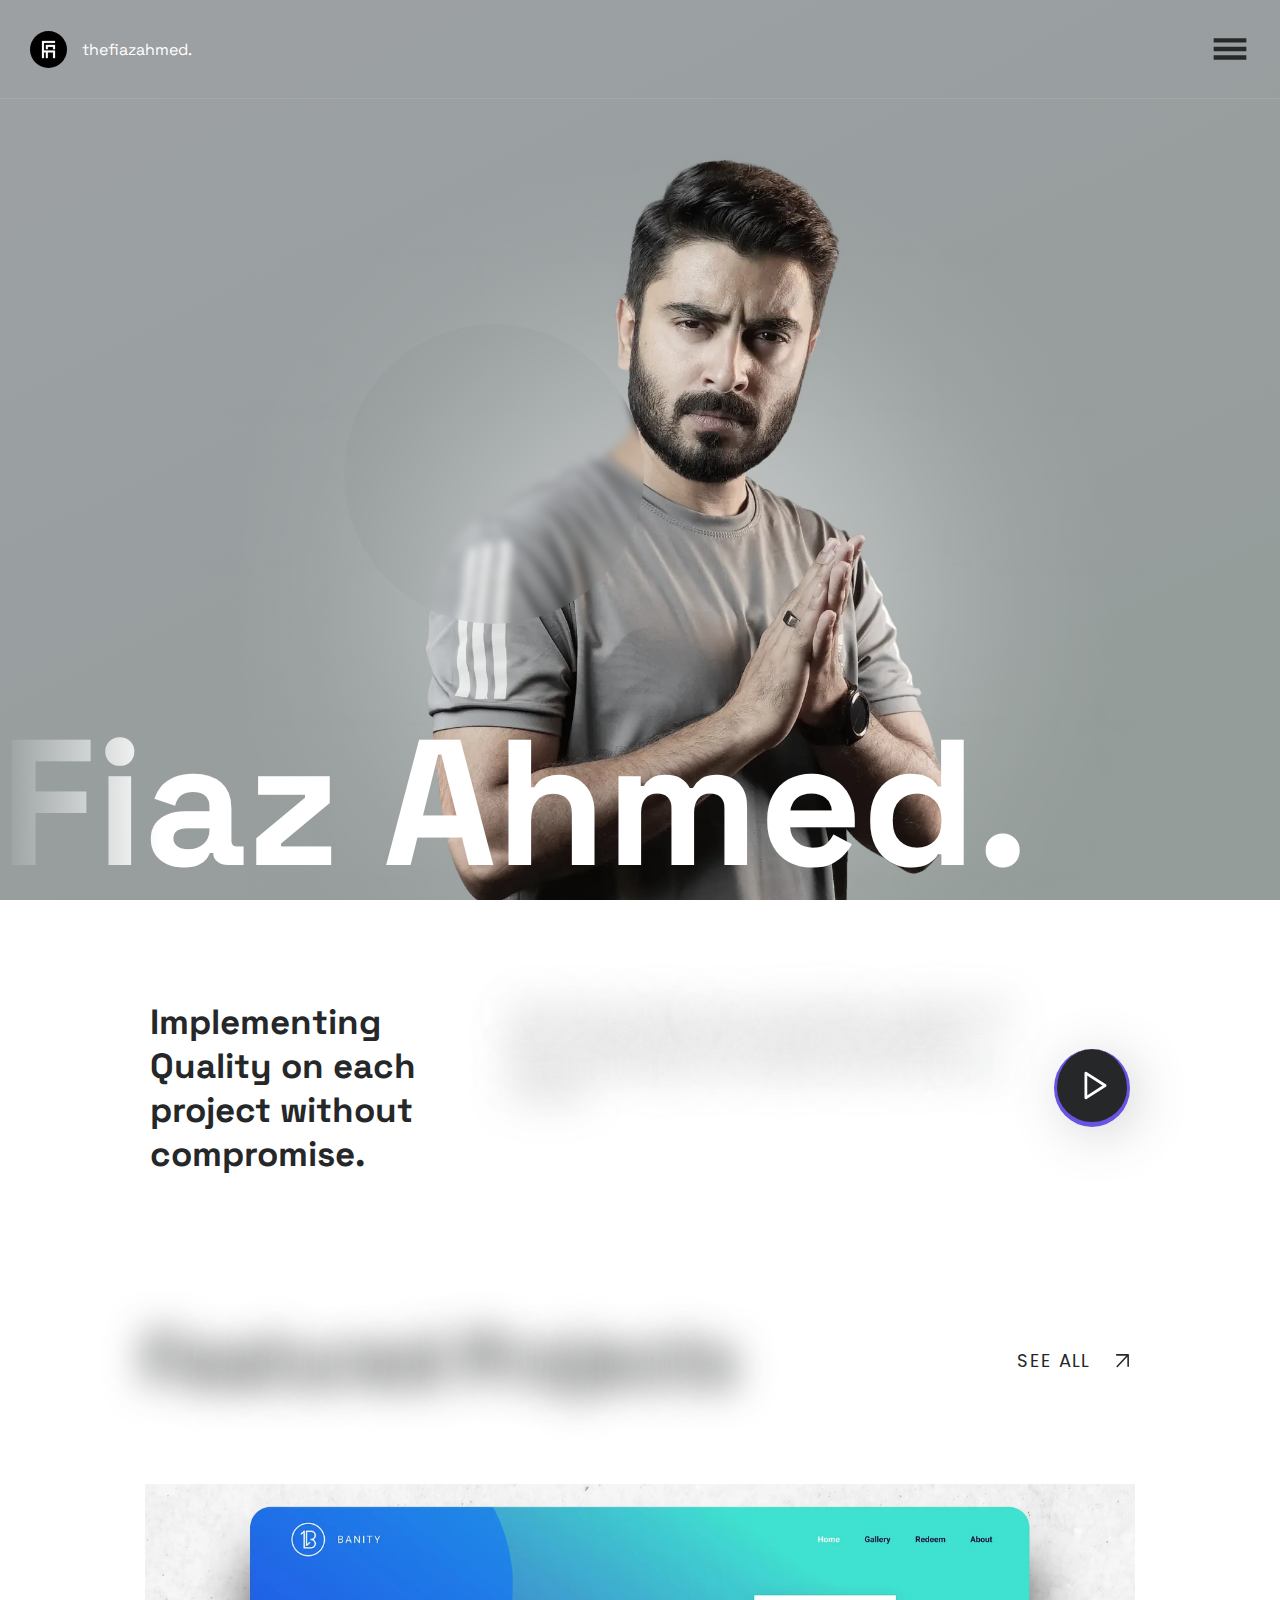
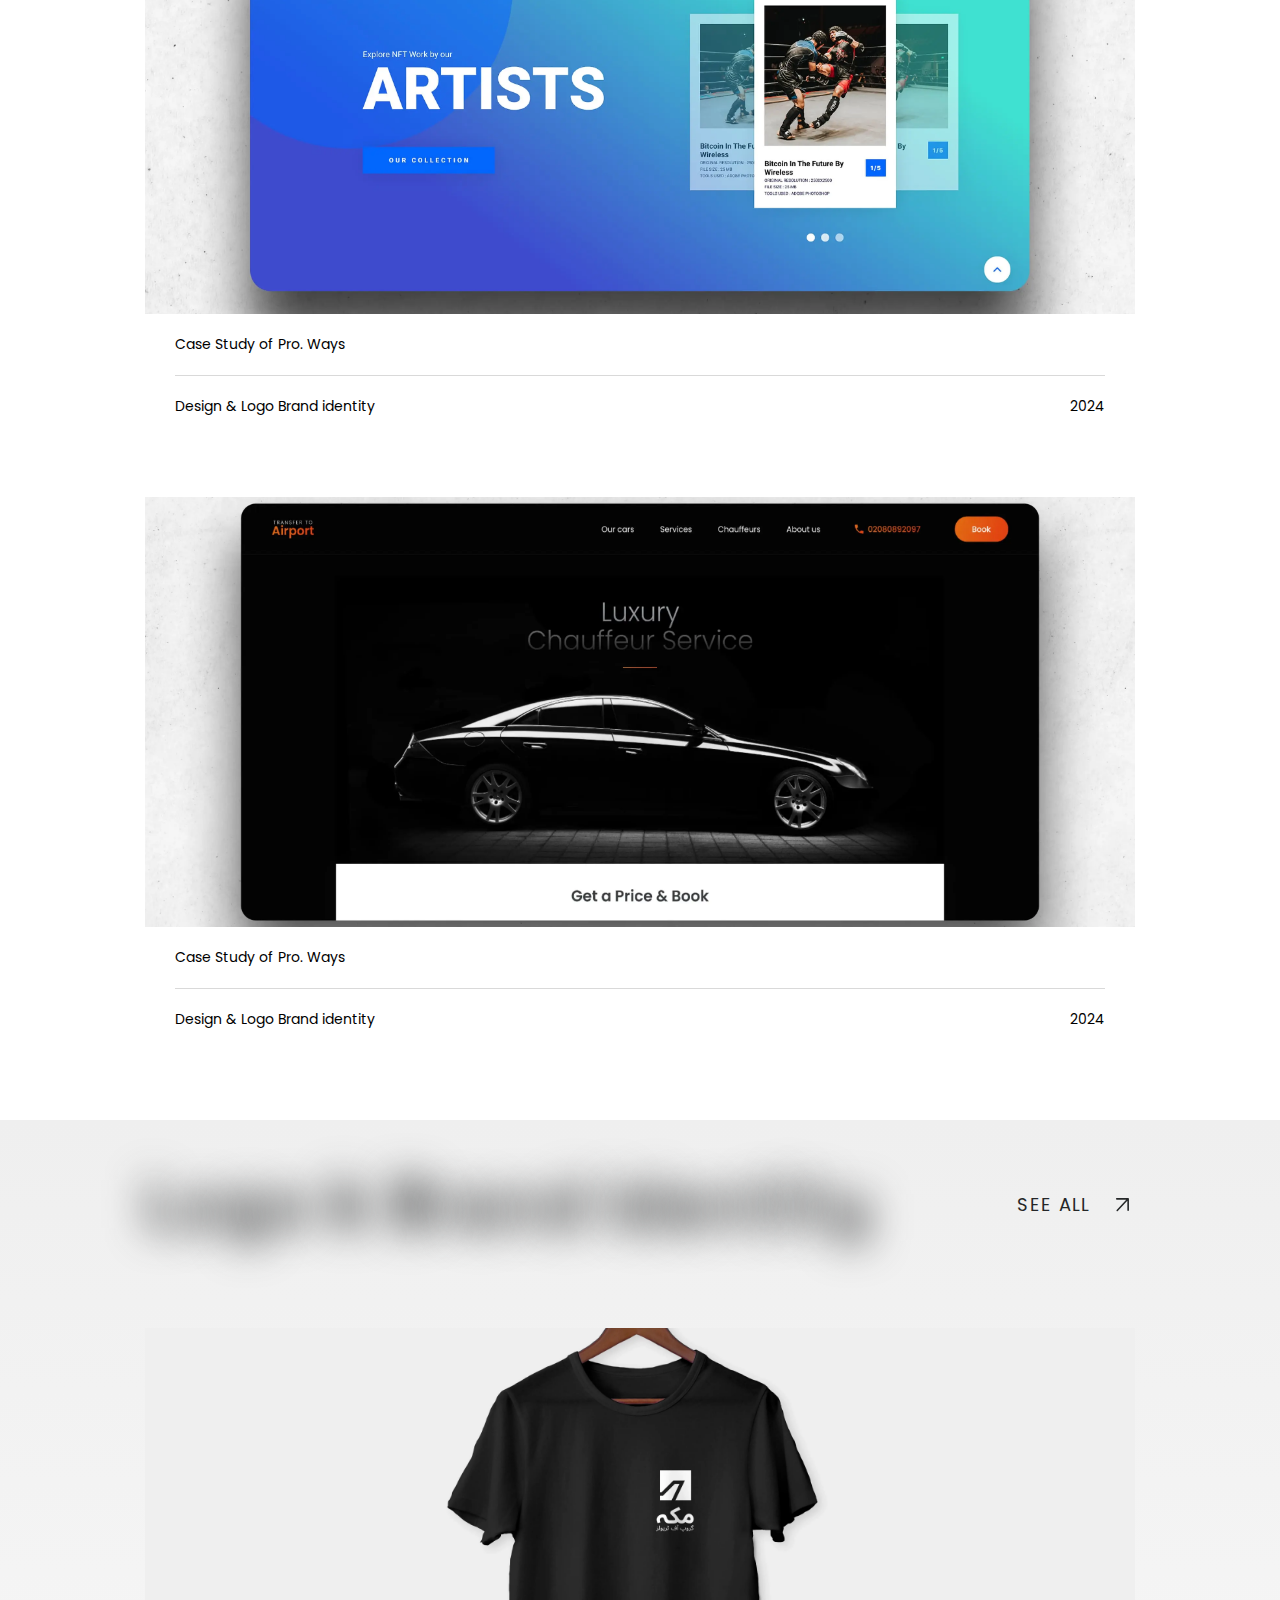
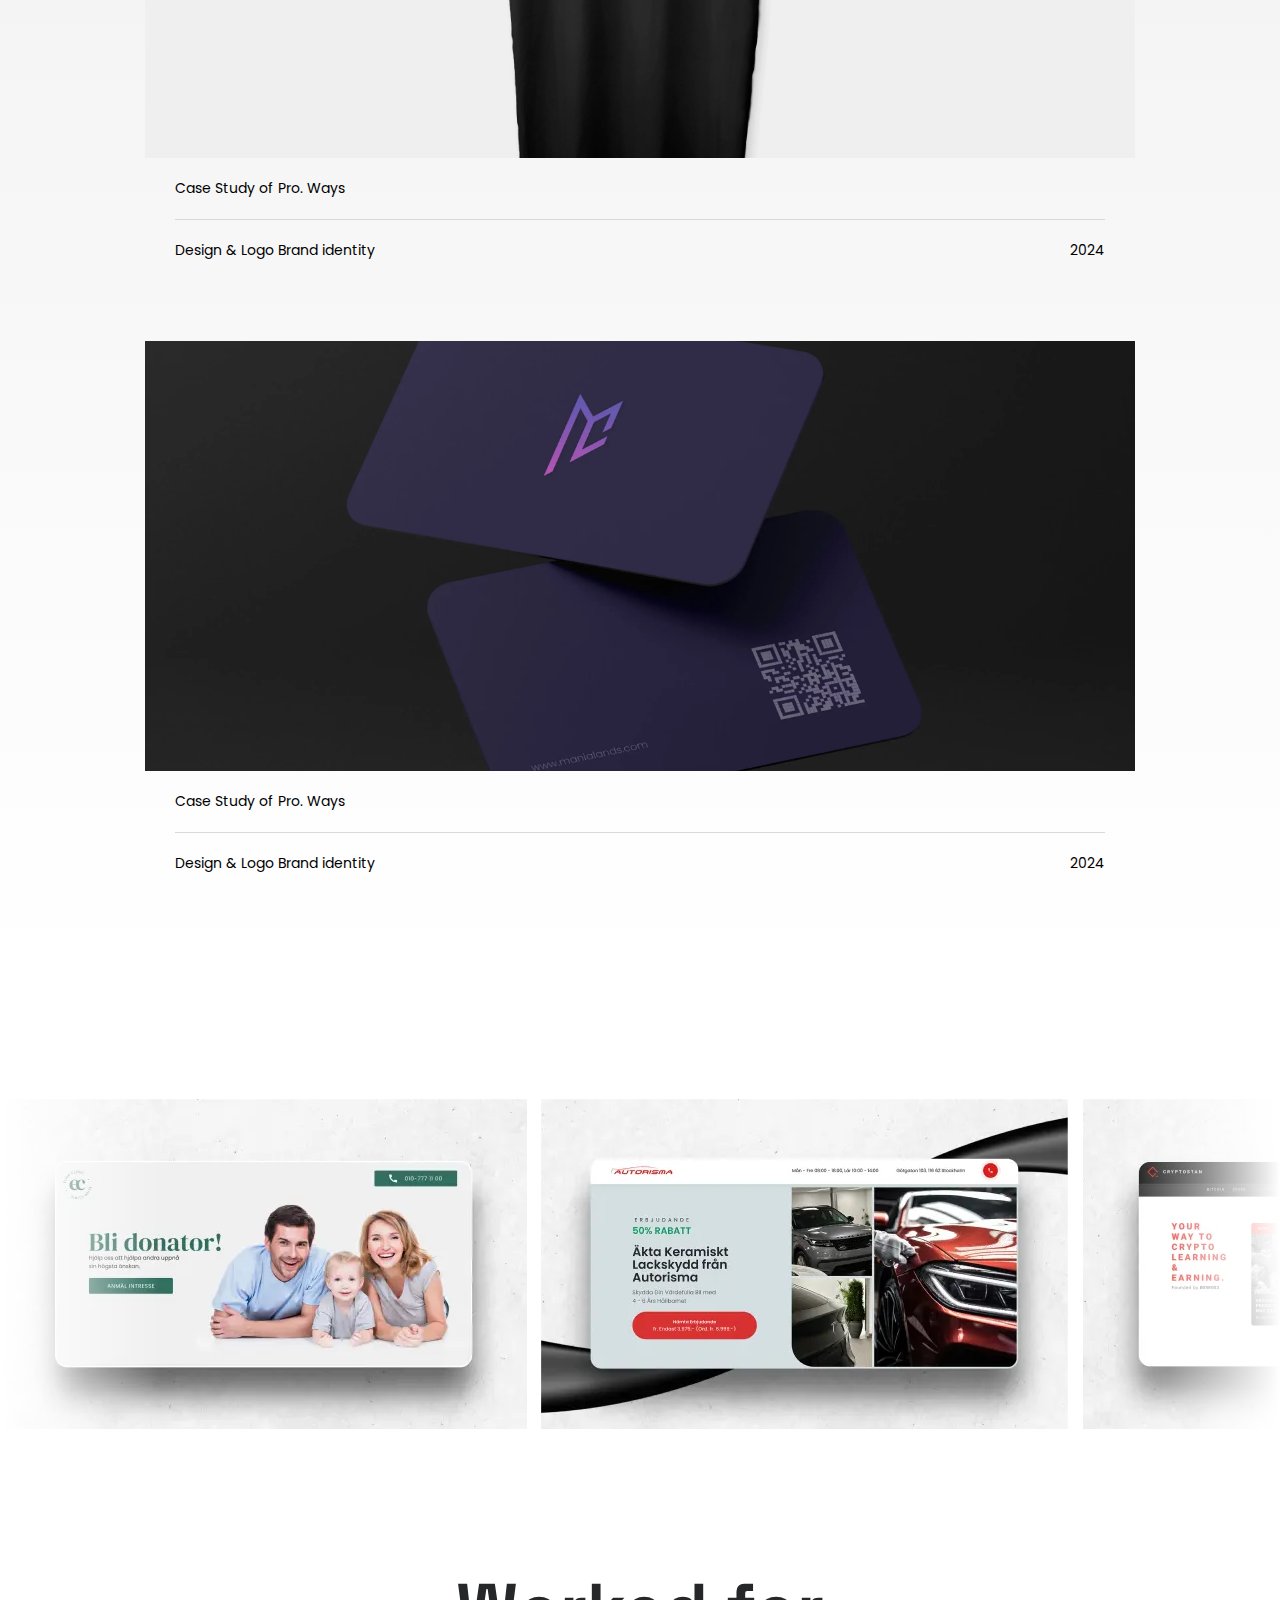
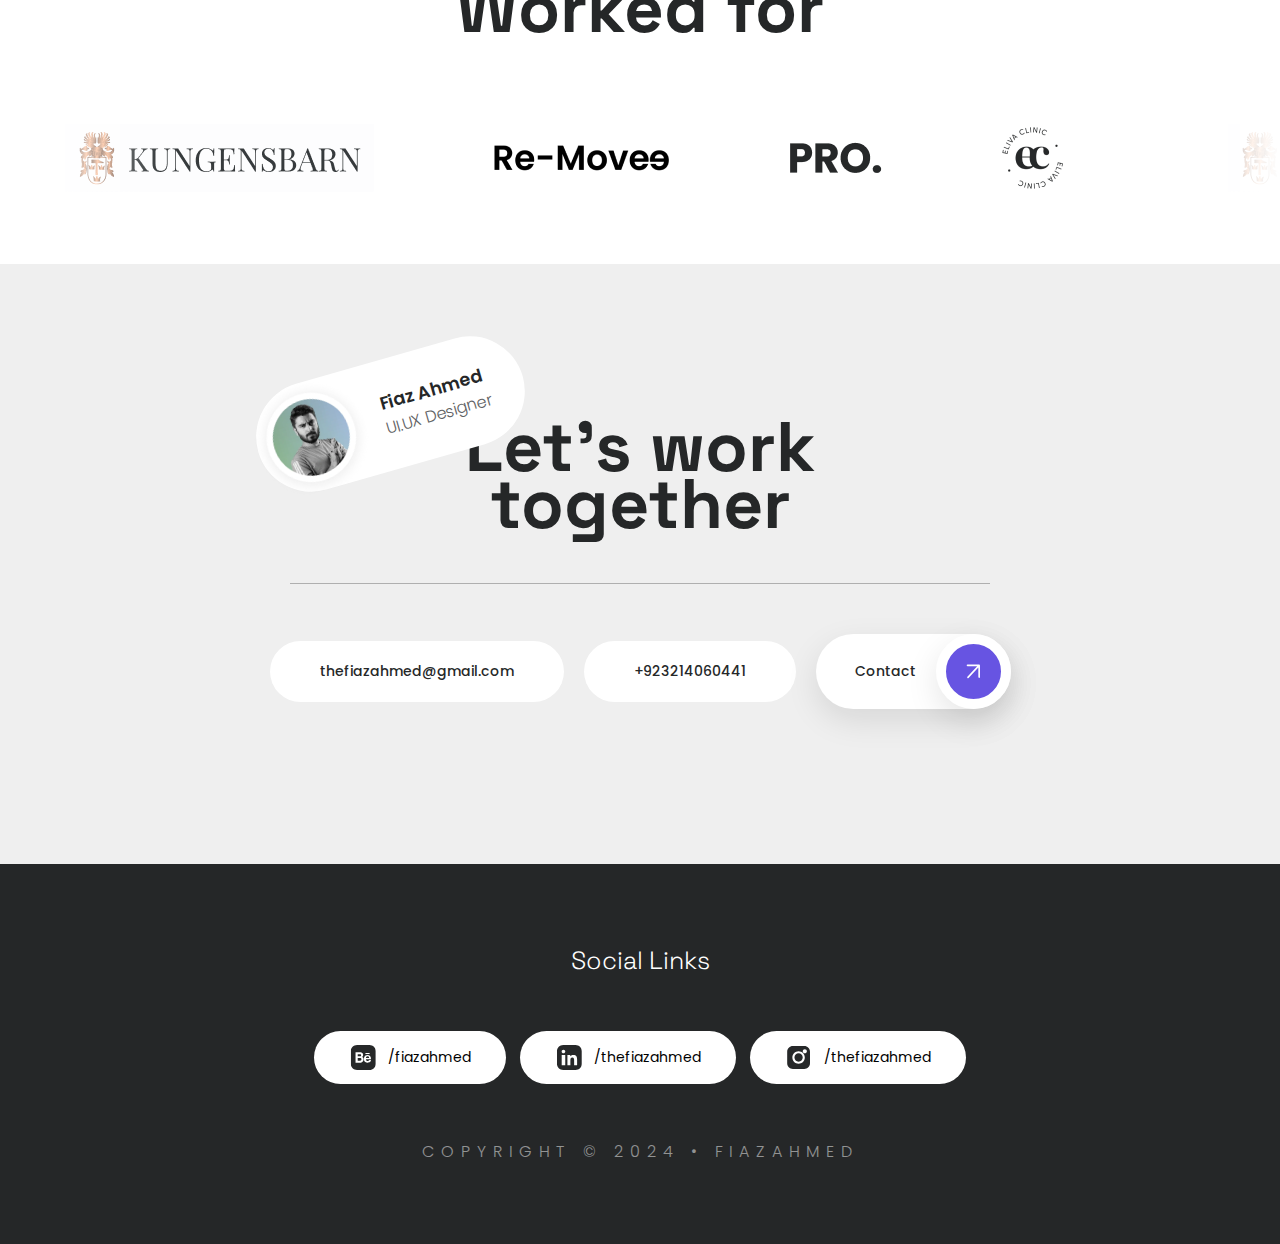
<file: index.html>
<!DOCTYPE html>
<html lang="en">
<head>
    <meta charset="UTF-8">
    <meta name="viewport" content="width=device-width, initial-scale=1.0">
    <link rel="icon" href="assets/favicon.svg" type="image/icon type">
    <link rel="stylesheet" href="styles.css">
    <style>
        @import url('https://fonts.googleapis.com/css2?family=Noto+Sans:ital,wght@0,100..900;1,100..900&family=Poppins:ital,wght@0,100;0,200;0,300;0,400;0,500;0,600;0,700;0,800;0,900;1,100;1,200;1,300;1,400;1,500;1,600;1,700;1,800;1,900&display=swap');
        @import url('https://fonts.googleapis.com/css2?family=Noto+Sans:ital,wght@0,100..900;1,100..900&family=Poppins:ital,wght@0,100;0,200;0,300;0,400;0,500;0,600;0,700;0,800;0,900;1,100;1,200;1,300;1,400;1,500;1,600;1,700;1,800;1,900&family=Space+Grotesk:wght@300..700&display=swap');
        </style>
    <title>Fiaz Ahmed</title>
</head>
<body>
    <header>
        <nav> 
            <a class="logo" href="./" onclick="return false;"><img src="assets/logo.svg" alt=""><span>thefiazahmed.</span></a>
            <div id="side">
                <div id="tabs">
                        <a><span onclick="transitionToPage('work.html')">Work</span></a>
                        <a><span onclick="transitionToPage('about.html')">About</span></a>
                        <a><span onclick="transitionToPage('resume.html')">Resume</span></a>
                </div>
                <div class="cta">
                    <a href="tel:+923214060441" class="phone">+923214060441</a>
                    <button onclick="transitionToPage('contact.html')"><a>Contact</a></button>
                </div>
            </div>
            <div id="burg">
                <button id="burg-btn">
                    <img src="assets/menu.svg" alt="">
                </button>
                <div id="menu">
                    <ul>
                        <li><div class="logo"><img src="assets/logo.svg" alt=""></div>                        </li>
                        <li><a href="work.html">Work</a></li>
                        <li><a href="about.html">About</a></li>
                        <li><a href="resume.html">Resume</a></li>
                        <li><a href="tel:+923214060441" class="phone">+923214060441</a></li>
                        <li><button><a href="contact.html">Contact</a></button></li>
                    </ul>
                </div>
            </div>
        </nav>
        <div id="slider">

            <div class="slidey">
                <div class="uiux">
                    <div><span style="--i: 1;">U</span><span style="--i: 2;">I</span><span style="--i: 2.5;">.</span><span style="--i: 3;">U</span><span style="--i: 4;">X</span></div>
                    <div><span style="--i: 5;">D</span><span style="--i: 6;">E</span><span style="--i: 7;">S</span><span style="--i: 8;">I</span><span style="--i: 9;">G</span><span style="--i: 10;">N</span><span style="--i: 11;">E</span><span style="--i: 12;">R</span></div>
                </div>
                <img src="assets/slider.webp" alt=""></div>
            <div class="sliding scroller">
                <div class="scroller__inner">
                    <p>Fiaz Ahmed.</p>
                    <p>Fiaz Ahmed.</p>
                </div>
            </div>
        </div>
    </header>
    <section id="info-bar">
        <div>
            <p class="headp">Implementing Quality on each project without compromise.</p>
            <p class="parap"><span style="--i: 1;">I</span> <span style="--i: 2;">am</span> <span style="--i: 3;">here</span> <span style="--i: 3;">to</span> <span style="--i: 4;">help.</span> <span style="--i: 5;">I</span> <span style="--i: 6;">am</span> <span style="--i: 7;">committed</span> <span style="--i: 8;">to</span> <span style="--i: 9;">delivering</span> <span style="--i: 10;">high-quality</span> <span style="--i: 11;">work</span> <span style="--i: 12;">that</span> <span style="--i: 13;">meets</span> <span style="--i: 14;">your</span> <span style="--i: 15;">specific</span> <span style="--i: 16;">needs</span> <span style="--i: 17;">and</span> <span style="--i: 18;">helps</span> <span style="--i: 19;">your</span> <span style="--i: 20;">website</span> <span style="--i: 21;">stand</span> <span style="--i: 22;">out</span> <span style="--i: 23;">in</span> <span style="--i: 24;">the</span> <span style="--i: 25;">market.</span></p>
        </div>
        <button class="play" onclick="video()"><img src="assets/play.svg" alt=""></button>
    </section>
    <div id="featured-section">
        <section id="featured">
            <p class="featuredp"><span style="--i: 1;">F</span><span style="--i: 2;">e</span><span style="--i: 3;">a</span><span style="--i: 4;">t</span><span style="--i: 5;">u</span><span style="--i: 6;">r</span><span style="--i: 7;">e</span><span style="--i: 8;">d</span><span> </span><span style="--i: 9;">P</span><span style="--i: 10;">r</span><span style="--i: 11;">o</span><span style="--i: 12;">j</span><span style="--i: 13;">e</span><span style="--i: 14;">c</span><span style="--i: 15;">t</span><span style="--i: 16;">s</span></p>
            <span>
                <p>SEE ALL</p>
                <img src="assets/arrow.svg" alt="">
            </span>
        </section>
        <section class="p-cards">
            <div class="card">
                <div>
                    <img src="assets/p1.webp" alt="">
                    <button><img src="assets/i-button.svg" alt=""></button>
                </div>
                <div>
                    <p>Case Study of Pro. Ways</p>
                    <span>
                        <p>Design & Logo Brand identity</p>
                        <p>2024</p>
                    </span>
                </div>
            </div>
            <div class="card">
                <div>
                    <img src="assets/p2.webp" alt="">
                    <button><img src="assets/i-button.svg" alt=""></button>
                </div>
                <div>
                    <p>Case Study of Pro. Ways</p>
                    <span>
                        <p>Design & Logo Brand identity</p>
                        <p>2024</p>
                    </span>
                </div>
            </div>
        </section>
    </div>
    <div id="brand-section">
        <section id="brand">
            <p class="brandp"><span>L</span><span>o</span><span>g</span><span>o</span><span> </span><span>&</span><span> </span><span>B</span><span>r</span><span>a</span><span>n</span><span>d</span><span> </span><span>I</span><span>d</span><span>e</span><span>n</span><span>t</span><span>i</span><span>t</span><span>y</span></p>
            <span>
                <p>SEE ALL</p>
                <img src="assets/arrow.svg" alt="">
            </span>
        </section>
        <section class="p-cards">
            <div class="card">
                <div>
                    <img src="assets/b1.webp" alt="">
                    <button><img src="assets/i-button.svg" alt=""></button>
                </div>
                <div>
                    <p>Case Study of Pro. Ways</p>
                    <span>
                        <p>Design & Logo Brand identity</p>
                        <p>2024</p>
                    </span>
                </div>
            </div>
            <div class="card">
                <div>
                    <img src="assets/b2.webp" alt="">
                    <button><img src="assets/i-button.svg" alt=""></button>
                </div>
                <div>
                    <p>Case Study of Pro. Ways</p>
                    <span>
                        <p>Design & Logo Brand identity</p>
                        <p>2024</p>
                    </span>
                </div>
            </div>
        </section>
    </div>
    <div class="partners scroller">
        <div class="scroller__inner">
        <img src="assets/s1.webp" alt=""/>
        <img src="assets/s2.webp" alt=""/>
        <img src="assets/s3.webp" alt=""/>
        <img src="assets/s4.webp" alt=""/>
        <img src="assets/s5.webp" alt=""/>
        <img src="assets/s6.webp" alt=""/>
        <img src="assets/s7.webp" alt=""/>
        <img src="assets/s8.webp" alt=""/>
        </div>
    </div>
    <span>Worked for</span>
    <div class="logos scroller">
        <div class="logos-scroller scroller__inner">
        <img src="assets/logos.png" alt=""/>
        <img src="assets/logos.png" alt=""/>
        </div>
    </div>
    <section id="work-together">
        <div>Let's work<br>together</div>
        <div>
            <button>thefiazahmed@gmail.com</button>
            <button>+923214060441</button>
            <button>
                <span>Contact</span>
                <div>
                    <div id="contacty">
                        <svg width="21.58" height="21.82" viewBox="0 0 17 18" fill="none" xmlns="http://www.w3.org/2000/svg">
                        <path d="M15.2838 0.731924L1.32541 0.731861C0.781952 0.689817 0.30723 1.09628 0.265246 1.6398C0.223202 2.18326 0.629669 2.65798 1.17319 2.69997C1.22387 2.70387 1.27479 2.70393 1.32541 2.69997L12.9039 2.70699L1.17327 15.339C0.78785 15.7244 0.78785 16.3494 1.17333 16.7348C1.5588 17.1203 2.18371 17.1203 2.56913 16.7349L14.2998 4.10285L14.2998 15.6743C14.2577 16.2178 14.6642 16.6925 15.2077 16.7345C15.7512 16.7765 16.2259 16.3701 16.2679 15.8266C16.2718 15.7759 16.2719 15.725 16.2679 15.6743L16.2679 1.71586C16.2663 1.17318 15.8267 0.733544 15.2838 0.731924Z" fill="#262829"/>
                        </svg>
                </div>
                </div>
            </button>
        </div>
        <span class="FA">
            <img src="assets/FA.webp" alt="">
            <span>
                <p>Fiaz Ahmed</p>
                <p>UI.UX Designer</p>
            </span>
        </span>
    </section>
    <footer>
        <span>Social Links</span>
        <div>
            <button>
                <svg width="26" height="25" viewBox="0 0 26 25" fill="none" xmlns="http://www.w3.org/2000/svg">
                <g clip-path="url(#clip0_922_625)">
                <path d="M10.4488 9.12959H10.092H7.71289V11.3104H10.2704C10.7264 11.3104 11.1229 11.1914 11.1229 10.1407C11.1229 9.08994 10.4488 9.12959 10.4488 9.12959Z" fill="#262829"/>
                <path d="M10.4488 12.8965H7.71289V15.6721H10.1118C10.1514 15.6721 10.2109 15.6721 10.2902 15.6721C10.6867 15.6721 11.4401 15.5135 11.4401 14.3239C11.4599 12.9163 10.4488 12.8965 10.4488 12.8965Z" fill="#262829"/>
                <path d="M19.4887 0.00976562H7.03831C3.58866 0.00976562 0.773438 2.82499 0.773438 6.27464V18.7449C0.773438 22.1747 3.58866 24.9899 7.03831 24.9899H19.5086C22.9582 24.9899 25.7734 22.1747 25.7734 18.7251V6.27464C25.7536 2.82499 22.9384 0.00976562 19.4887 0.00976562ZM15.4443 7.93998H19.6077V8.93126H15.4443V7.93998ZM13.5014 14.4626C13.5014 17.5554 10.4483 17.6545 10.4483 17.6545H7.63307H7.55377H5.53157V7.34521H7.53395H7.61325H10.4285C11.955 7.34521 13.1644 8.21754 13.1644 10.0415C13.1644 11.8654 11.6973 11.9646 11.6973 11.9646C13.6402 11.9447 13.5014 14.4626 13.5014 14.4626ZM20.9757 14.2842H15.9598C15.9598 16.2667 17.6648 16.1081 17.6648 16.1081C19.2707 16.1081 19.2112 15.0772 19.2112 15.0772H20.9162C20.9162 17.8527 17.6053 17.7338 17.6053 17.7338C13.6402 17.7338 13.8979 13.8282 13.8979 13.8282C13.8979 13.8282 13.8979 9.90271 17.6053 9.90271C21.5109 9.88288 20.9757 14.2842 20.9757 14.2842Z" fill="#262829"/>
                <path d="M17.6444 11.3301C16.1575 11.3301 15.9395 12.8963 15.9395 12.8963H19.1115C19.1115 12.8963 19.1314 11.3301 17.6444 11.3301Z" fill="#262829"/>
                </g>
                <defs>
                <clipPath id="clip0_922_625">
                <rect width="25" height="25" fill="white" transform="translate(0.773438)"/>
                </clipPath>
                </defs>
                </svg>
                <span>/fiazahmed</span></button>
            <button>
                <svg width="26" height="25" viewBox="0 0 26 25" fill="none" xmlns="http://www.w3.org/2000/svg">
                <g clip-path="url(#clip0_922_640)">
                <path d="M19.5918 0.0664062H7.19754C3.76346 0.0664062 0.960938 2.86893 0.960938 6.30301V18.717C0.960938 22.1314 3.76346 24.9339 7.19754 24.9339H19.6115C23.0456 24.9339 25.8482 22.1314 25.8482 18.6973V6.30301C25.8284 2.86893 23.0259 0.0664062 19.5918 0.0664062ZM9.2501 20.1972H5.6976V9.93445H9.2501V20.1972ZM7.45411 8.35557C6.44757 8.35557 5.63839 7.54639 5.63839 6.53985C5.63839 5.5333 6.44757 4.72412 7.45411 4.72412C8.46065 4.72412 9.26983 5.5333 9.26983 6.53985C9.2501 7.54639 8.44092 8.35557 7.45411 8.35557ZM21.1115 20.1972H21.0918H18.1313V15.2237C18.1313 14.0198 17.9735 12.4804 16.3354 12.4804C14.6578 12.4804 14.3815 13.783 14.3815 15.1448V20.1972H11.4211V9.93445H14.1841V11.316H14.2631C14.6973 10.5265 15.7038 9.91472 17.2827 9.91472C20.5391 9.91472 21.1115 11.7896 21.1115 14.5724V20.1972Z" fill="#262829"/>
                </g>
                <defs>
                <clipPath id="clip0_922_640">
                <rect width="24.8872" height="24.8872" fill="white" transform="translate(0.958984 0.0561523)"/>
                </clipPath>
                </defs>
                </svg>
                <span>/thefiazahmed</span>
            </button>
            <button>
                <svg width="26" height="25" viewBox="0 0 26 25" fill="none" xmlns="http://www.w3.org/2000/svg">
                    <path fill-rule="evenodd" clip-rule="evenodd" d="M6.88496 1.09375C3.7351 1.09375 1.18164 3.64721 1.18164 6.79707V18.2037C1.18164 21.3536 3.7351 23.907 6.88496 23.907H18.2916C21.4415 23.907 23.9949 21.3536 23.9949 18.2037V6.79707C23.9949 3.64721 21.4415 1.09375 18.2916 1.09375H6.88496ZM12.5883 8.35252C10.2975 8.35252 8.44041 10.2096 8.44041 12.5004C8.44041 14.7912 10.2975 16.6483 12.5883 16.6483C14.879 16.6483 16.7362 14.7912 16.7362 12.5004C16.7362 10.2096 14.879 8.35252 12.5883 8.35252ZM6.36648 12.5004C6.36648 9.06418 9.15207 6.27859 12.5883 6.27859C16.0245 6.27859 18.8101 9.06418 18.8101 12.5004C18.8101 15.9366 16.0245 18.7222 12.5883 18.7222C9.15207 18.7222 6.36648 15.9366 6.36648 12.5004ZM18.8101 4.20465C17.6647 4.20465 16.7362 5.13318 16.7362 6.27859C16.7362 7.42399 17.6647 8.35252 18.8101 8.35252C19.9555 8.35252 20.884 7.42399 20.884 6.27859C20.884 5.13318 19.9555 4.20465 18.8101 4.20465Z" fill="#262829"/>
                    </svg>
                    
                <span>/thefiazahmed</span>
            </button>
        </div>
        <span>Copyright © 2024 • fiazahmed</span>
    </footer>
    <div id="video-overlay">
    </div>
    <script src="script.js"></script>
</body>
</html>
</file>
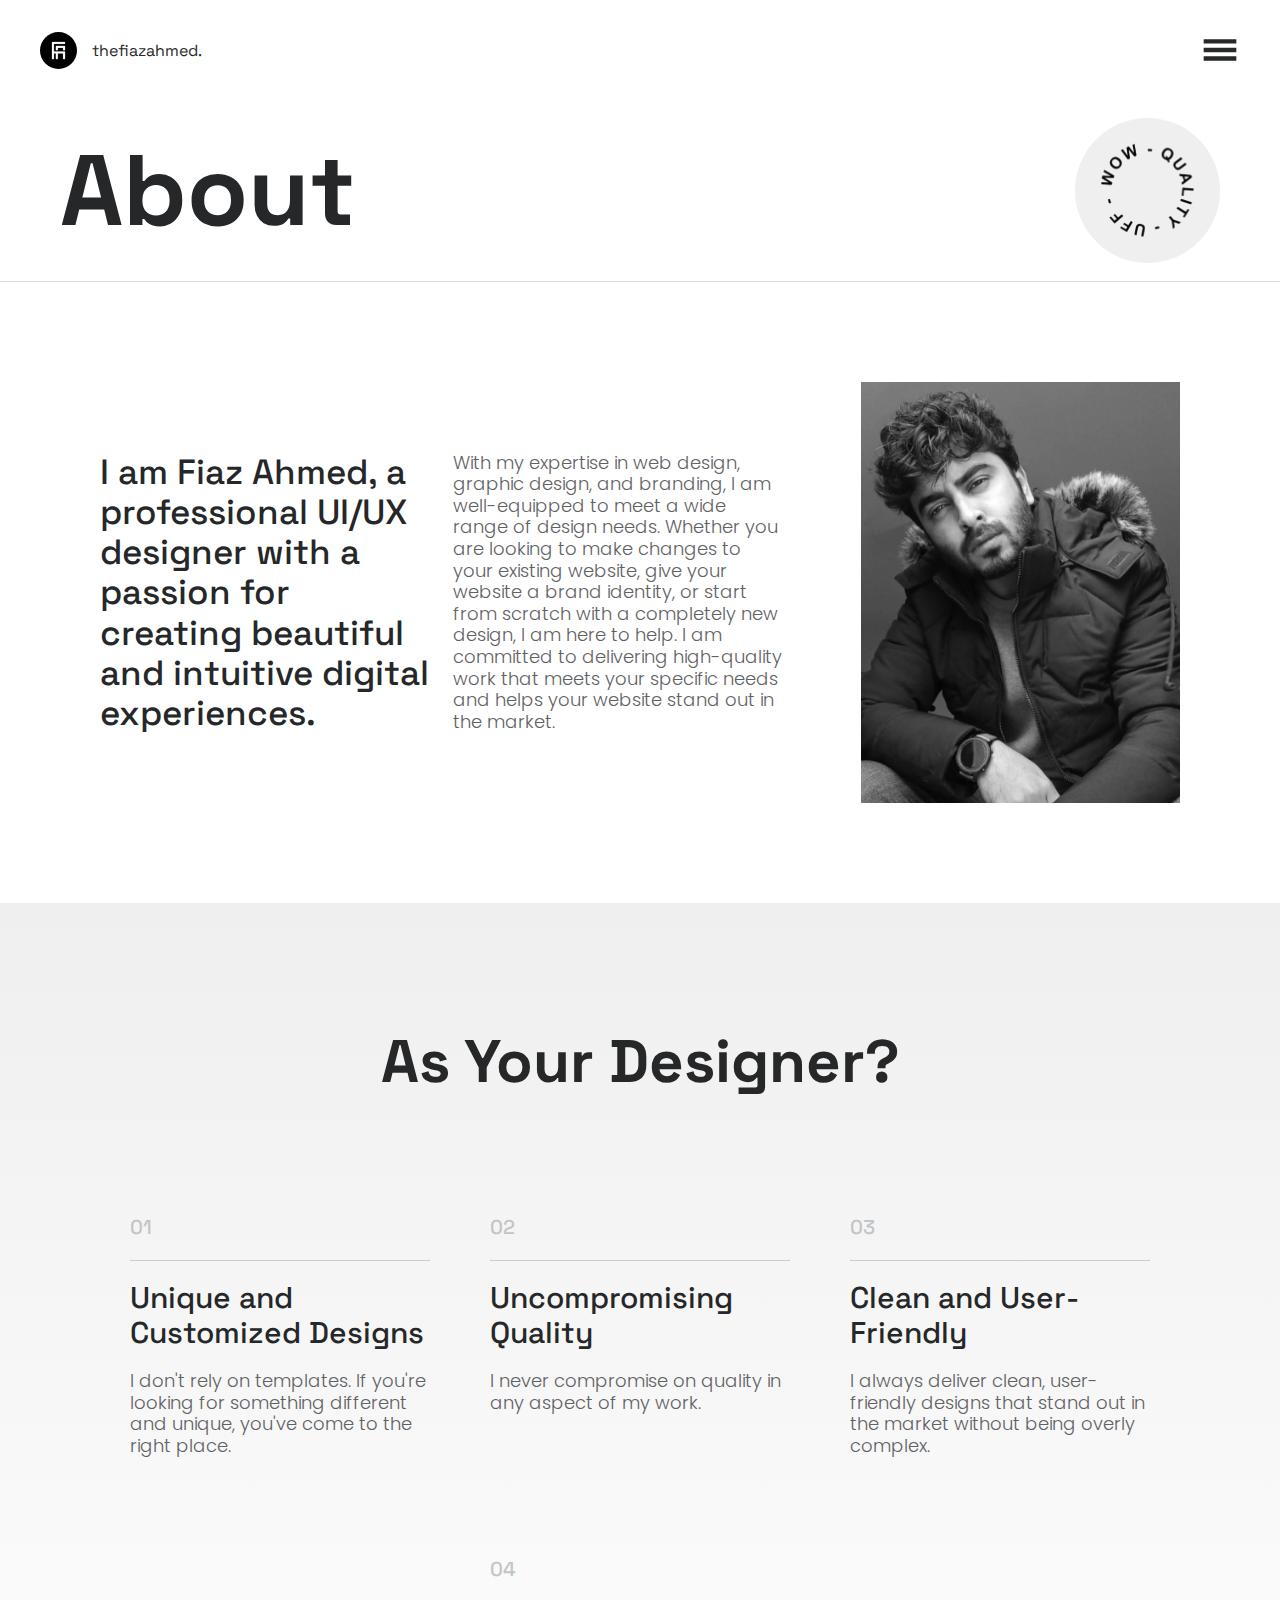
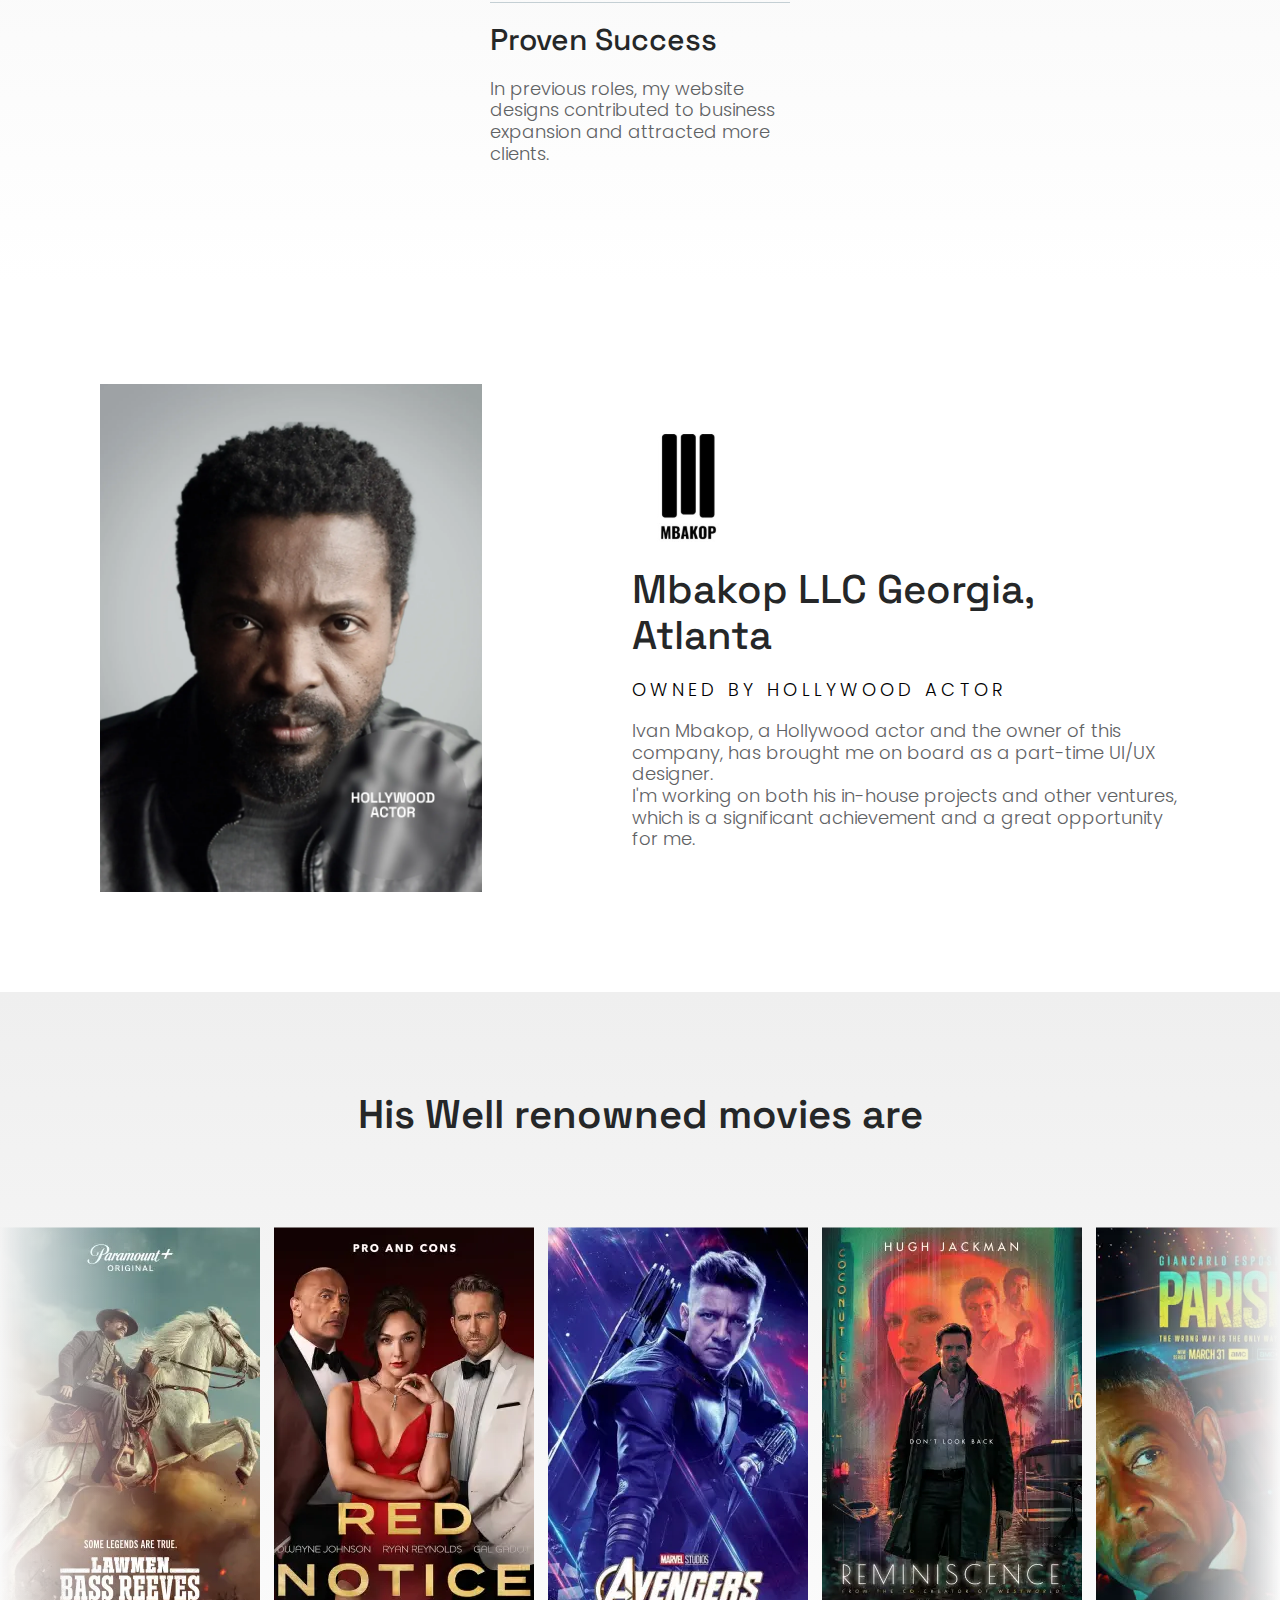
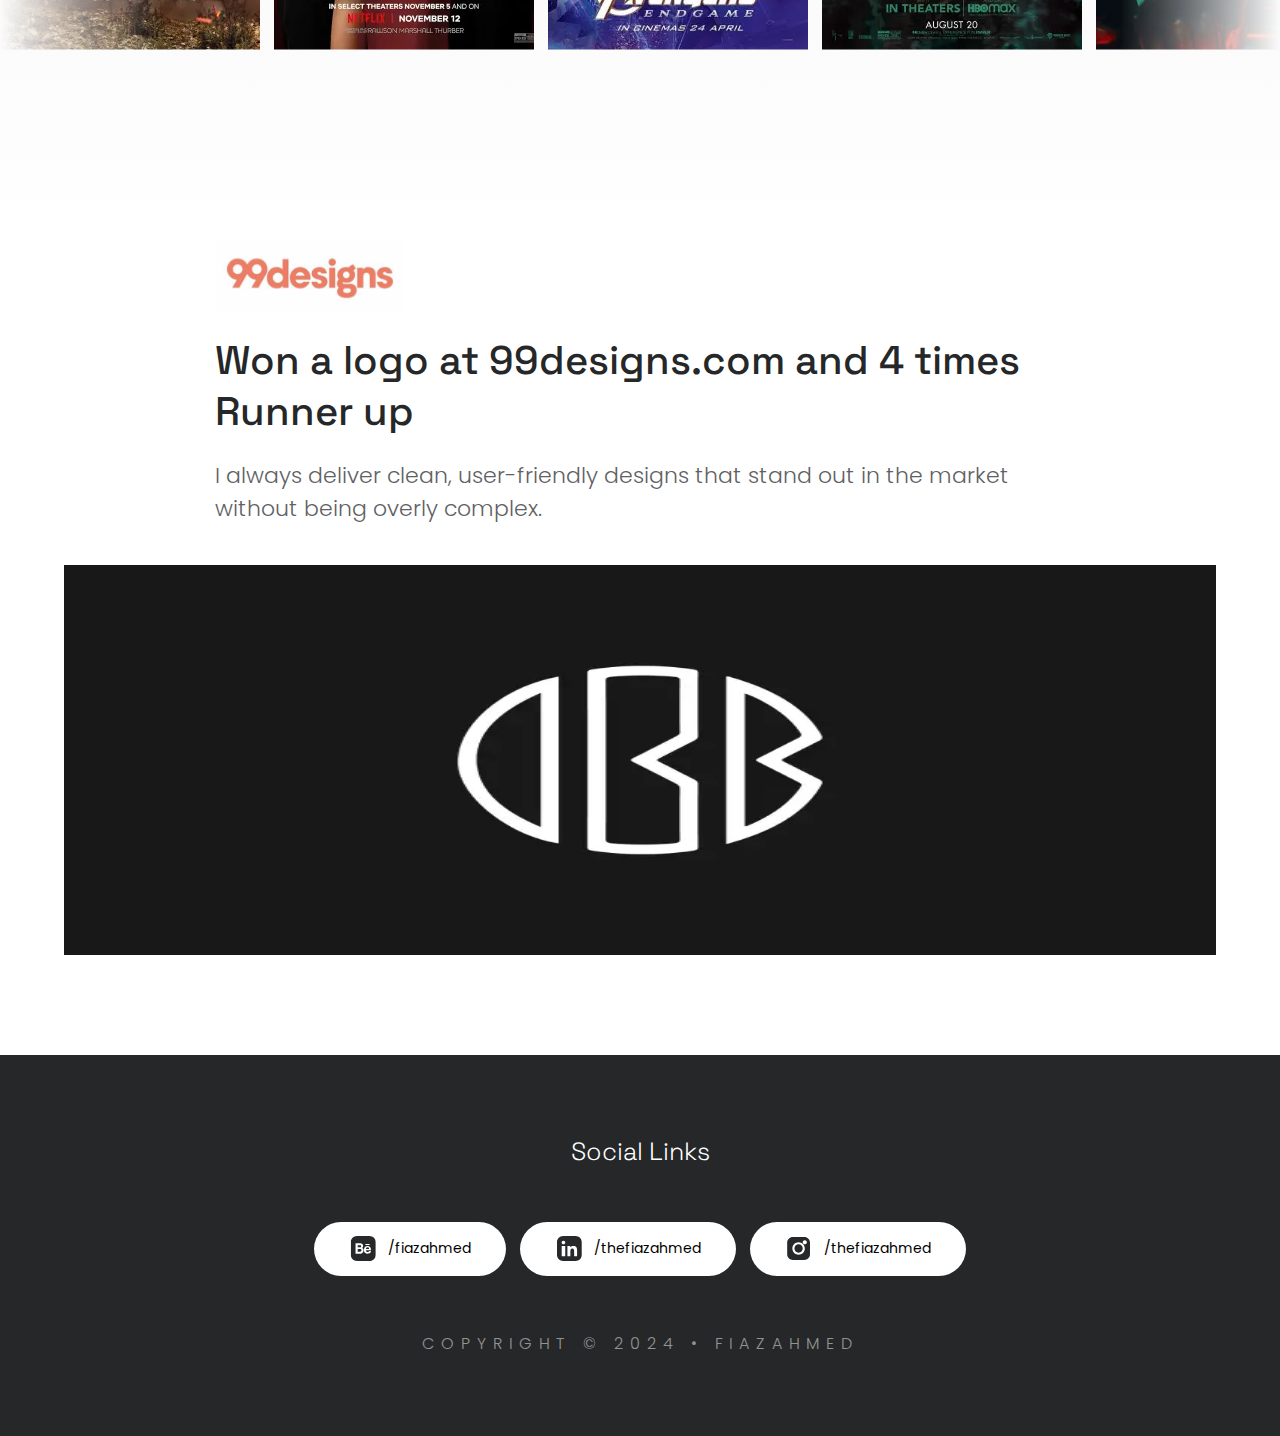
<file: about.html>
<!DOCTYPE html>
<html lang="en">
<head>
    <meta charset="UTF-8">
    <meta name="viewport" content="width=device-width, initial-scale=1.0">
    <link rel="icon" href="assets/favicon.svg" type="image/icon type">
    <link rel="stylesheet" href="about.css">
    <style>
        @import url('https://fonts.googleapis.com/css2?family=Noto+Sans:ital,wght@0,100..900;1,100..900&family=Poppins:ital,wght@0,100;0,200;0,300;0,400;0,500;0,600;0,700;0,800;0,900;1,100;1,200;1,300;1,400;1,500;1,600;1,700;1,800;1,900&display=swap');
        @import url('https://fonts.googleapis.com/css2?family=Noto+Sans:ital,wght@0,100..900;1,100..900&family=Poppins:ital,wght@0,100;0,200;0,300;0,400;0,500;0,600;0,700;0,800;0,900;1,100;1,200;1,300;1,400;1,500;1,600;1,700;1,800;1,900&family=Space+Grotesk:wght@300..700&display=swap');
        </style>
    <title>About Fiaz Ahmed</title>
</head>
<body>
    <nav> 
            <span onclick="transitionToPage('./')"><a class="logo"><img src="assets/logo.svg" alt=""><span>thefiazahmed.</span></a></span>
            <div id="side">
                <div id="tabs">
                    <a><span onclick="transitionToPage('work.html')">Work</span></a>
                    <a href="./" onclick="return false;">About</a>
                    <a><span onclick="transitionToPage('resume.html')">Resume</span></a>
                </div>
                <div class="cta">
                    <a href="tel:+923214060441" class="phone">+923214060441</a>
                    <button onclick="transitionToPage('contact.html')"><a>Contact</a></button>
                </div>
            </div>
            <div id="burg">
                <button id="burg-btn">
                    <img src="assets/menu.svg" alt="">
                </button>
                <div id="menu">
                    <ul>
                        <li><div class="logo"><img src="assets/logo.svg" alt=""></div>                        </li>
                        <li><a href="work.html">Work</a></li>
                        <li><a href="./" onclick="return false;">About</a></li>
                        <li><a href="resume.html">Resume</a></li>
                        <li><a href="tel:+923214060441" class="phone">+923214060441</a></li>
                        <li><button><a href="contact.html">Contact</a></button></li>
                    </ul>
                </div>
            </div>
    </nav>
    <div id="head">
            <h1 class="heading">About</h1>
            <img src="assets/uff.svg" alt="">
    </div>
    <div class="intro">
        <div class="p">
            <p>I am Fiaz Ahmed, a professional UI/UX designer with a passion for creating beautiful and intuitive digital experiences.</p>
            <p>With my expertise in web design, graphic design, and branding, I am well-equipped to meet a wide range of design needs. Whether you are looking to make changes to your existing website, give your website a brand identity, or start from scratch with a completely new design, I am here to help. I am committed to delivering high-quality work that meets your specific needs and helps your website stand out in the market.</p>
        </div>
        <span><img src="assets/about/fiaza.webp" alt=""></span>
    </div>
    <div id="cards">
        <h1>As Your Designer?</h1>
        <span class="card-container">
            <div class="card">
                <p>01</p>
                <div>Unique and Customized Designs</div>
                <p>I don't rely on templates. If you're looking for something different and unique, you've come to the right place.</p>
            </div>
            <div class="card">
                <p>02</p>
                <div>Uncompromising Quality</div>
                <p>I never compromise on quality in any aspect of my work.</p>
            </div>
            <div class="card">
                <p>03</p>
                <div>Clean and User-Friendly</div>
                <p>I always deliver clean, user-friendly designs that stand out in the market without being overly complex.</p>
            </div>
            <div class="card">
                <p>04</p>
                <div>Proven Success</div>
                <p>In previous roles, my website designs contributed to business expansion and attracted more clients.</p>
            </div>
        </span>
    </div>
    <div class="intro"id="ivan" >
        <span><img src="assets/about/ivan.webp" alt=""></span>
        <div class="p">
            <img src="assets/about/mbakop.svg" alt="">
            <p>Mbakop LLC Georgia, Atlanta</p>
            <span>Owned by Hollywood Actor</span>
            <p>Ivan Mbakop, a Hollywood actor and the owner of this company, has brought me on board as a part-time UI/UX designer.<br>I'm working on both his in-house projects and other ventures, which is a significant achievement and a great opportunity for me.</p>
        </div>
    </div>
    <div id="movies">
        <h1>His Well renowned movies are</h1>
        <div class="scroller">
            <div class="scroller__inner">
                <img src="assets/about/m1.webp" alt=""/>
                <img src="assets/about/m2.webp" alt=""/>
                <img src="assets/about/m3.webp" alt=""/>
                <img src="assets/about/m4.webp" alt=""/>
                <img src="assets/about/m5.webp" alt=""/>
                <img src="assets/about/m1.webp" alt=""/>
                <img src="assets/about/m2.webp" alt=""/>
                <img src="assets/about/m3.webp" alt=""/>
                <img src="assets/about/m4.webp" alt=""/>
                <img src="assets/about/m5.webp" alt=""/>
            </div>
        </div>
    </div>
    <div id="designs">
        <div class="para">
            <img src="assets/about/99.svg" alt="">
            <h1>Won a logo at 99designs.com and 4 times Runner up</h1>
            <p>I always deliver clean, user-friendly designs that stand out in the market without being overly complex.</p>
        </div>
        <img src="assets/about/winning-logo.webp" alt="">
    </div>
    <footer>
        <span>Social Links</span>
        <div>
            <button>
                <svg width="26" height="25" viewBox="0 0 26 25" fill="none" xmlns="http://www.w3.org/2000/svg">
                <g clip-path="url(#clip0_922_625)">
                <path d="M10.4488 9.12959H10.092H7.71289V11.3104H10.2704C10.7264 11.3104 11.1229 11.1914 11.1229 10.1407C11.1229 9.08994 10.4488 9.12959 10.4488 9.12959Z" fill="#262829"/>
                <path d="M10.4488 12.8965H7.71289V15.6721H10.1118C10.1514 15.6721 10.2109 15.6721 10.2902 15.6721C10.6867 15.6721 11.4401 15.5135 11.4401 14.3239C11.4599 12.9163 10.4488 12.8965 10.4488 12.8965Z" fill="#262829"/>
                <path d="M19.4887 0.00976562H7.03831C3.58866 0.00976562 0.773438 2.82499 0.773438 6.27464V18.7449C0.773438 22.1747 3.58866 24.9899 7.03831 24.9899H19.5086C22.9582 24.9899 25.7734 22.1747 25.7734 18.7251V6.27464C25.7536 2.82499 22.9384 0.00976562 19.4887 0.00976562ZM15.4443 7.93998H19.6077V8.93126H15.4443V7.93998ZM13.5014 14.4626C13.5014 17.5554 10.4483 17.6545 10.4483 17.6545H7.63307H7.55377H5.53157V7.34521H7.53395H7.61325H10.4285C11.955 7.34521 13.1644 8.21754 13.1644 10.0415C13.1644 11.8654 11.6973 11.9646 11.6973 11.9646C13.6402 11.9447 13.5014 14.4626 13.5014 14.4626ZM20.9757 14.2842H15.9598C15.9598 16.2667 17.6648 16.1081 17.6648 16.1081C19.2707 16.1081 19.2112 15.0772 19.2112 15.0772H20.9162C20.9162 17.8527 17.6053 17.7338 17.6053 17.7338C13.6402 17.7338 13.8979 13.8282 13.8979 13.8282C13.8979 13.8282 13.8979 9.90271 17.6053 9.90271C21.5109 9.88288 20.9757 14.2842 20.9757 14.2842Z" fill="#262829"/>
                <path d="M17.6444 11.3301C16.1575 11.3301 15.9395 12.8963 15.9395 12.8963H19.1115C19.1115 12.8963 19.1314 11.3301 17.6444 11.3301Z" fill="#262829"/>
                </g>
                <defs>
                <clipPath id="clip0_922_625">
                <rect width="25" height="25" fill="white" transform="translate(0.773438)"/>
                </clipPath>
                </defs>
                </svg>
                <span>/fiazahmed</span></button>
            <button>
                <svg width="26" height="25" viewBox="0 0 26 25" fill="none" xmlns="http://www.w3.org/2000/svg">
                <g clip-path="url(#clip0_922_640)">
                <path d="M19.5918 0.0664062H7.19754C3.76346 0.0664062 0.960938 2.86893 0.960938 6.30301V18.717C0.960938 22.1314 3.76346 24.9339 7.19754 24.9339H19.6115C23.0456 24.9339 25.8482 22.1314 25.8482 18.6973V6.30301C25.8284 2.86893 23.0259 0.0664062 19.5918 0.0664062ZM9.2501 20.1972H5.6976V9.93445H9.2501V20.1972ZM7.45411 8.35557C6.44757 8.35557 5.63839 7.54639 5.63839 6.53985C5.63839 5.5333 6.44757 4.72412 7.45411 4.72412C8.46065 4.72412 9.26983 5.5333 9.26983 6.53985C9.2501 7.54639 8.44092 8.35557 7.45411 8.35557ZM21.1115 20.1972H21.0918H18.1313V15.2237C18.1313 14.0198 17.9735 12.4804 16.3354 12.4804C14.6578 12.4804 14.3815 13.783 14.3815 15.1448V20.1972H11.4211V9.93445H14.1841V11.316H14.2631C14.6973 10.5265 15.7038 9.91472 17.2827 9.91472C20.5391 9.91472 21.1115 11.7896 21.1115 14.5724V20.1972Z" fill="#262829"/>
                </g>
                <defs>
                <clipPath id="clip0_922_640">
                <rect width="24.8872" height="24.8872" fill="white" transform="translate(0.958984 0.0561523)"/>
                </clipPath>
                </defs>
                </svg>
                <span>/thefiazahmed</span>
            </button>
            <button>
                <svg width="26" height="25" viewBox="0 0 26 25" fill="none" xmlns="http://www.w3.org/2000/svg">
                    <path fill-rule="evenodd" clip-rule="evenodd" d="M6.88496 1.09375C3.7351 1.09375 1.18164 3.64721 1.18164 6.79707V18.2037C1.18164 21.3536 3.7351 23.907 6.88496 23.907H18.2916C21.4415 23.907 23.9949 21.3536 23.9949 18.2037V6.79707C23.9949 3.64721 21.4415 1.09375 18.2916 1.09375H6.88496ZM12.5883 8.35252C10.2975 8.35252 8.44041 10.2096 8.44041 12.5004C8.44041 14.7912 10.2975 16.6483 12.5883 16.6483C14.879 16.6483 16.7362 14.7912 16.7362 12.5004C16.7362 10.2096 14.879 8.35252 12.5883 8.35252ZM6.36648 12.5004C6.36648 9.06418 9.15207 6.27859 12.5883 6.27859C16.0245 6.27859 18.8101 9.06418 18.8101 12.5004C18.8101 15.9366 16.0245 18.7222 12.5883 18.7222C9.15207 18.7222 6.36648 15.9366 6.36648 12.5004ZM18.8101 4.20465C17.6647 4.20465 16.7362 5.13318 16.7362 6.27859C16.7362 7.42399 17.6647 8.35252 18.8101 8.35252C19.9555 8.35252 20.884 7.42399 20.884 6.27859C20.884 5.13318 19.9555 4.20465 18.8101 4.20465Z" fill="#262829"/>
                    </svg>
                    
                <span>/thefiazahmed</span>
            </button>
        </div>
        <span>Copyright © 2024 • fiazahmed</span>
    </footer>
    <div id="resume-image">

    </div>
    <script src="script.js"></script>
</body>
</html>
</file>
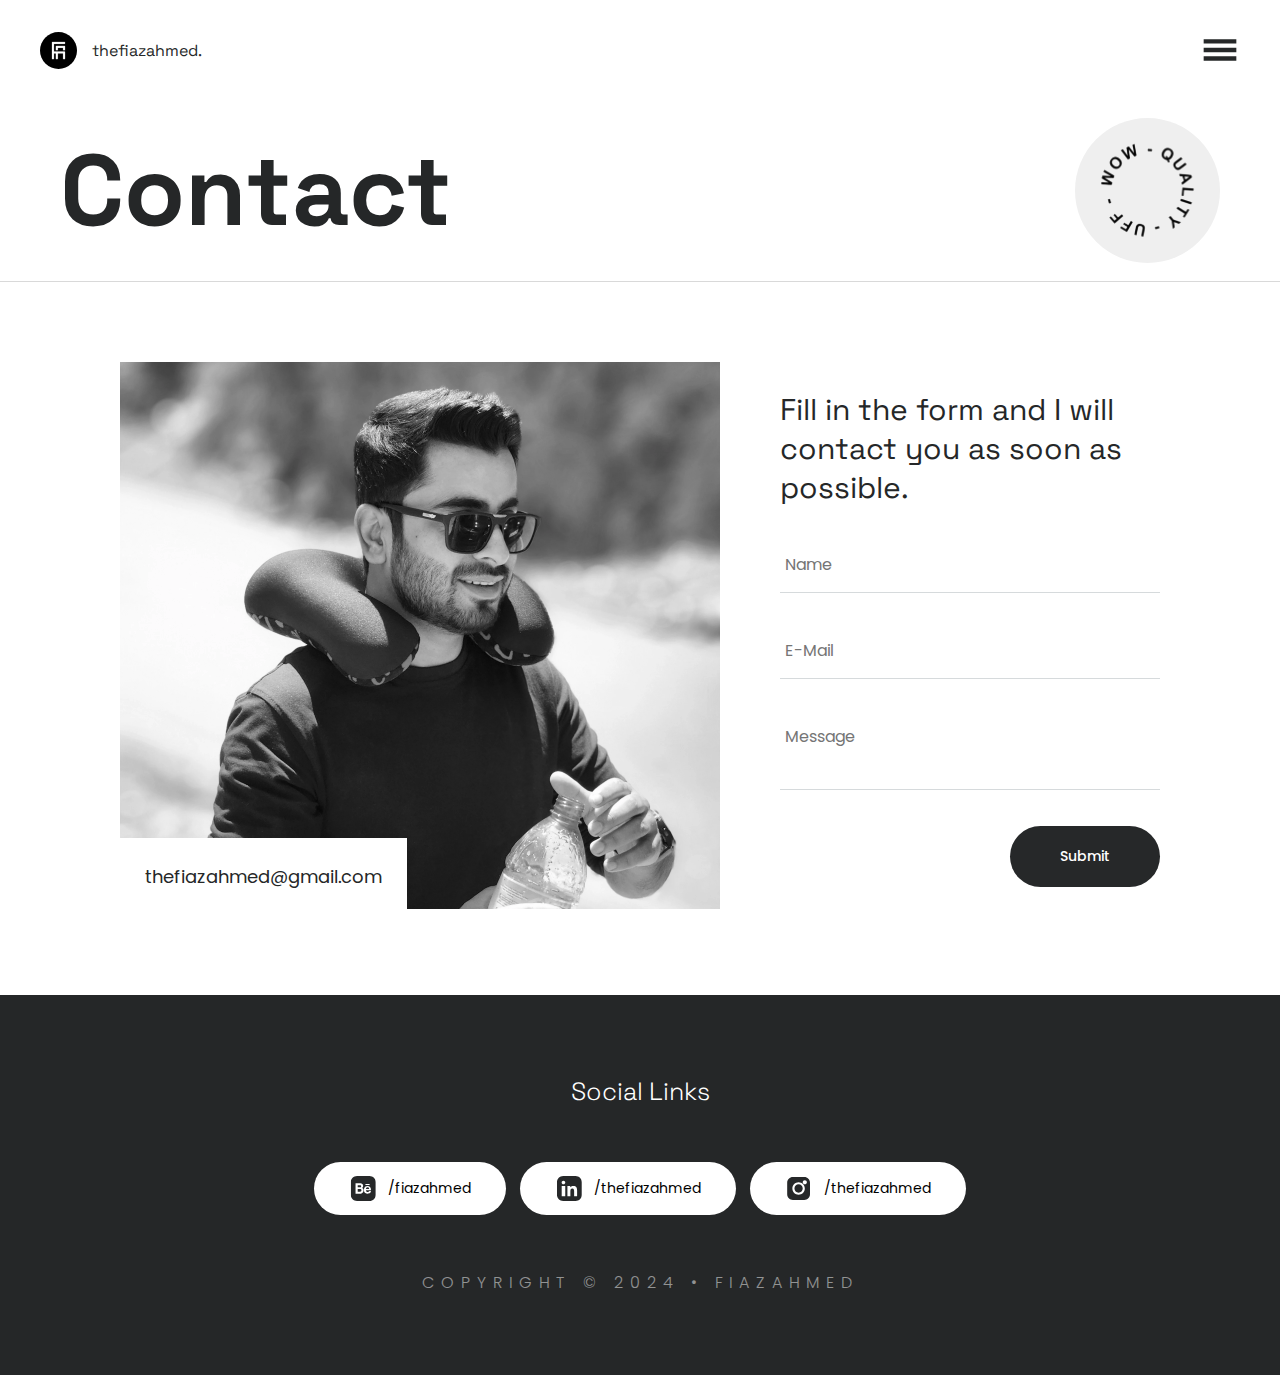
<file: contact.html>
<!DOCTYPE html>
<html lang="en">
<head>
    <meta charset="UTF-8">
    <meta name="viewport" content="width=device-width, initial-scale=1.0">
    <link rel="icon" href="assets/favicon.svg" type="image/icon type">
    <link rel="stylesheet" href="contact.css">
    <style>
        @import url('https://fonts.googleapis.com/css2?family=Noto+Sans:ital,wght@0,100..900;1,100..900&family=Poppins:ital,wght@0,100;0,200;0,300;0,400;0,500;0,600;0,700;0,800;0,900;1,100;1,200;1,300;1,400;1,500;1,600;1,700;1,800;1,900&display=swap');
        @import url('https://fonts.googleapis.com/css2?family=Noto+Sans:ital,wght@0,100..900;1,100..900&family=Poppins:ital,wght@0,100;0,200;0,300;0,400;0,500;0,600;0,700;0,800;0,900;1,100;1,200;1,300;1,400;1,500;1,600;1,700;1,800;1,900&family=Space+Grotesk:wght@300..700&display=swap');
        </style>
    <title>Contacting Fiaz Ahmed</title>
</head>
<body>
    <nav> 
            <span onclick="transitionToPage('./')"><a class="logo"><img src="assets/logo.svg" alt=""><span>thefiazahmed.</span></a></span>
            <div id="side">
                <div id="tabs">
                    <a><span onclick="transitionToPage('work.html')">Work</span></a>
                    <a><span onclick="transitionToPage('about.html')">About</span></a>
                    <a><span onclick="transitionToPage('resume.html')">Resume</span></a>
                </div>
                <div class="cta">
                    <a href="tel:+923214060441" class="phone">+923214060441</a>
                    <button><a href="./" onclick="return false;">Contact</a></button>
                </div>
            </div>
            <div id="burg">
                <button id="burg-btn">
                    <img src="assets/menu.svg" alt="">
                </button>
                <div id="menu">
                    <ul>
                        <li><div class="logo"><img src="assets/logo.svg" alt=""></div>                        </li>
                        <li><a href="work.html">Work</a></li>
                        <li><a href="about.html">About</a></li>
                        <li><a href="resume.html">Resume</a></li>
                        <li><a href="tel:+923214060441" class="phone">+923214060441</a></li>
                        <li><button><a href="./" onclick="return false;">Contact</a></button></li>
                    </ul>
                </div>
            </div>
    </nav>
    <section>
        <div id="head">
            <h1 class="heading">Contact</h1>
            <img src="assets/uff.svg" alt="">
        </div>
    </section>
    <section id="contact">
        <div class="left">
            <img src="assets/fiaz.webp" alt="">
            <p>thefiazahmed@gmail.com</p>
        </div>
        <div class="right">
            <form action="">
                <span>Fill in the form and I will contact you as soon as possible.</span>
                <label for="">
                    <input type="text" placeholder="Name">
                </label>
                <label for="">
                    <input type="email" name="" id="" placeholder="E-Mail">
                </label>
                <label for="">
                    <textarea name="" id="" placeholder="Message"></textarea>
                </label>
                <button>Submit</button>
            </form>

        </div>
    </section>

    <footer>
        <span>Social Links</span>
        <div>
            <button>
                <svg width="26" height="25" viewBox="0 0 26 25" fill="none" xmlns="http://www.w3.org/2000/svg">
                <g clip-path="url(#clip0_922_625)">
                <path d="M10.4488 9.12959H10.092H7.71289V11.3104H10.2704C10.7264 11.3104 11.1229 11.1914 11.1229 10.1407C11.1229 9.08994 10.4488 9.12959 10.4488 9.12959Z" fill="#262829"/>
                <path d="M10.4488 12.8965H7.71289V15.6721H10.1118C10.1514 15.6721 10.2109 15.6721 10.2902 15.6721C10.6867 15.6721 11.4401 15.5135 11.4401 14.3239C11.4599 12.9163 10.4488 12.8965 10.4488 12.8965Z" fill="#262829"/>
                <path d="M19.4887 0.00976562H7.03831C3.58866 0.00976562 0.773438 2.82499 0.773438 6.27464V18.7449C0.773438 22.1747 3.58866 24.9899 7.03831 24.9899H19.5086C22.9582 24.9899 25.7734 22.1747 25.7734 18.7251V6.27464C25.7536 2.82499 22.9384 0.00976562 19.4887 0.00976562ZM15.4443 7.93998H19.6077V8.93126H15.4443V7.93998ZM13.5014 14.4626C13.5014 17.5554 10.4483 17.6545 10.4483 17.6545H7.63307H7.55377H5.53157V7.34521H7.53395H7.61325H10.4285C11.955 7.34521 13.1644 8.21754 13.1644 10.0415C13.1644 11.8654 11.6973 11.9646 11.6973 11.9646C13.6402 11.9447 13.5014 14.4626 13.5014 14.4626ZM20.9757 14.2842H15.9598C15.9598 16.2667 17.6648 16.1081 17.6648 16.1081C19.2707 16.1081 19.2112 15.0772 19.2112 15.0772H20.9162C20.9162 17.8527 17.6053 17.7338 17.6053 17.7338C13.6402 17.7338 13.8979 13.8282 13.8979 13.8282C13.8979 13.8282 13.8979 9.90271 17.6053 9.90271C21.5109 9.88288 20.9757 14.2842 20.9757 14.2842Z" fill="#262829"/>
                <path d="M17.6444 11.3301C16.1575 11.3301 15.9395 12.8963 15.9395 12.8963H19.1115C19.1115 12.8963 19.1314 11.3301 17.6444 11.3301Z" fill="#262829"/>
                </g>
                <defs>
                <clipPath id="clip0_922_625">
                <rect width="25" height="25" fill="white" transform="translate(0.773438)"/>
                </clipPath>
                </defs>
                </svg>
                <span>/fiazahmed</span></button>
            <button>
                <svg width="26" height="25" viewBox="0 0 26 25" fill="none" xmlns="http://www.w3.org/2000/svg">
                <g clip-path="url(#clip0_922_640)">
                <path d="M19.5918 0.0664062H7.19754C3.76346 0.0664062 0.960938 2.86893 0.960938 6.30301V18.717C0.960938 22.1314 3.76346 24.9339 7.19754 24.9339H19.6115C23.0456 24.9339 25.8482 22.1314 25.8482 18.6973V6.30301C25.8284 2.86893 23.0259 0.0664062 19.5918 0.0664062ZM9.2501 20.1972H5.6976V9.93445H9.2501V20.1972ZM7.45411 8.35557C6.44757 8.35557 5.63839 7.54639 5.63839 6.53985C5.63839 5.5333 6.44757 4.72412 7.45411 4.72412C8.46065 4.72412 9.26983 5.5333 9.26983 6.53985C9.2501 7.54639 8.44092 8.35557 7.45411 8.35557ZM21.1115 20.1972H21.0918H18.1313V15.2237C18.1313 14.0198 17.9735 12.4804 16.3354 12.4804C14.6578 12.4804 14.3815 13.783 14.3815 15.1448V20.1972H11.4211V9.93445H14.1841V11.316H14.2631C14.6973 10.5265 15.7038 9.91472 17.2827 9.91472C20.5391 9.91472 21.1115 11.7896 21.1115 14.5724V20.1972Z" fill="#262829"/>
                </g>
                <defs>
                <clipPath id="clip0_922_640">
                <rect width="24.8872" height="24.8872" fill="white" transform="translate(0.958984 0.0561523)"/>
                </clipPath>
                </defs>
                </svg>
                <span>/thefiazahmed</span>
            </button>
            <button>
                <svg width="26" height="25" viewBox="0 0 26 25" fill="none" xmlns="http://www.w3.org/2000/svg">
                    <path fill-rule="evenodd" clip-rule="evenodd" d="M6.88496 1.09375C3.7351 1.09375 1.18164 3.64721 1.18164 6.79707V18.2037C1.18164 21.3536 3.7351 23.907 6.88496 23.907H18.2916C21.4415 23.907 23.9949 21.3536 23.9949 18.2037V6.79707C23.9949 3.64721 21.4415 1.09375 18.2916 1.09375H6.88496ZM12.5883 8.35252C10.2975 8.35252 8.44041 10.2096 8.44041 12.5004C8.44041 14.7912 10.2975 16.6483 12.5883 16.6483C14.879 16.6483 16.7362 14.7912 16.7362 12.5004C16.7362 10.2096 14.879 8.35252 12.5883 8.35252ZM6.36648 12.5004C6.36648 9.06418 9.15207 6.27859 12.5883 6.27859C16.0245 6.27859 18.8101 9.06418 18.8101 12.5004C18.8101 15.9366 16.0245 18.7222 12.5883 18.7222C9.15207 18.7222 6.36648 15.9366 6.36648 12.5004ZM18.8101 4.20465C17.6647 4.20465 16.7362 5.13318 16.7362 6.27859C16.7362 7.42399 17.6647 8.35252 18.8101 8.35252C19.9555 8.35252 20.884 7.42399 20.884 6.27859C20.884 5.13318 19.9555 4.20465 18.8101 4.20465Z" fill="#262829"/>
                    </svg>
                    
                <span>/thefiazahmed</span>
            </button>
        </div>
        <span>Copyright © 2024 • fiazahmed</span>
    </footer>
    <div id="resume-image">

    </div>
    <script src="script.js"></script>
</body>
</html>
</file>
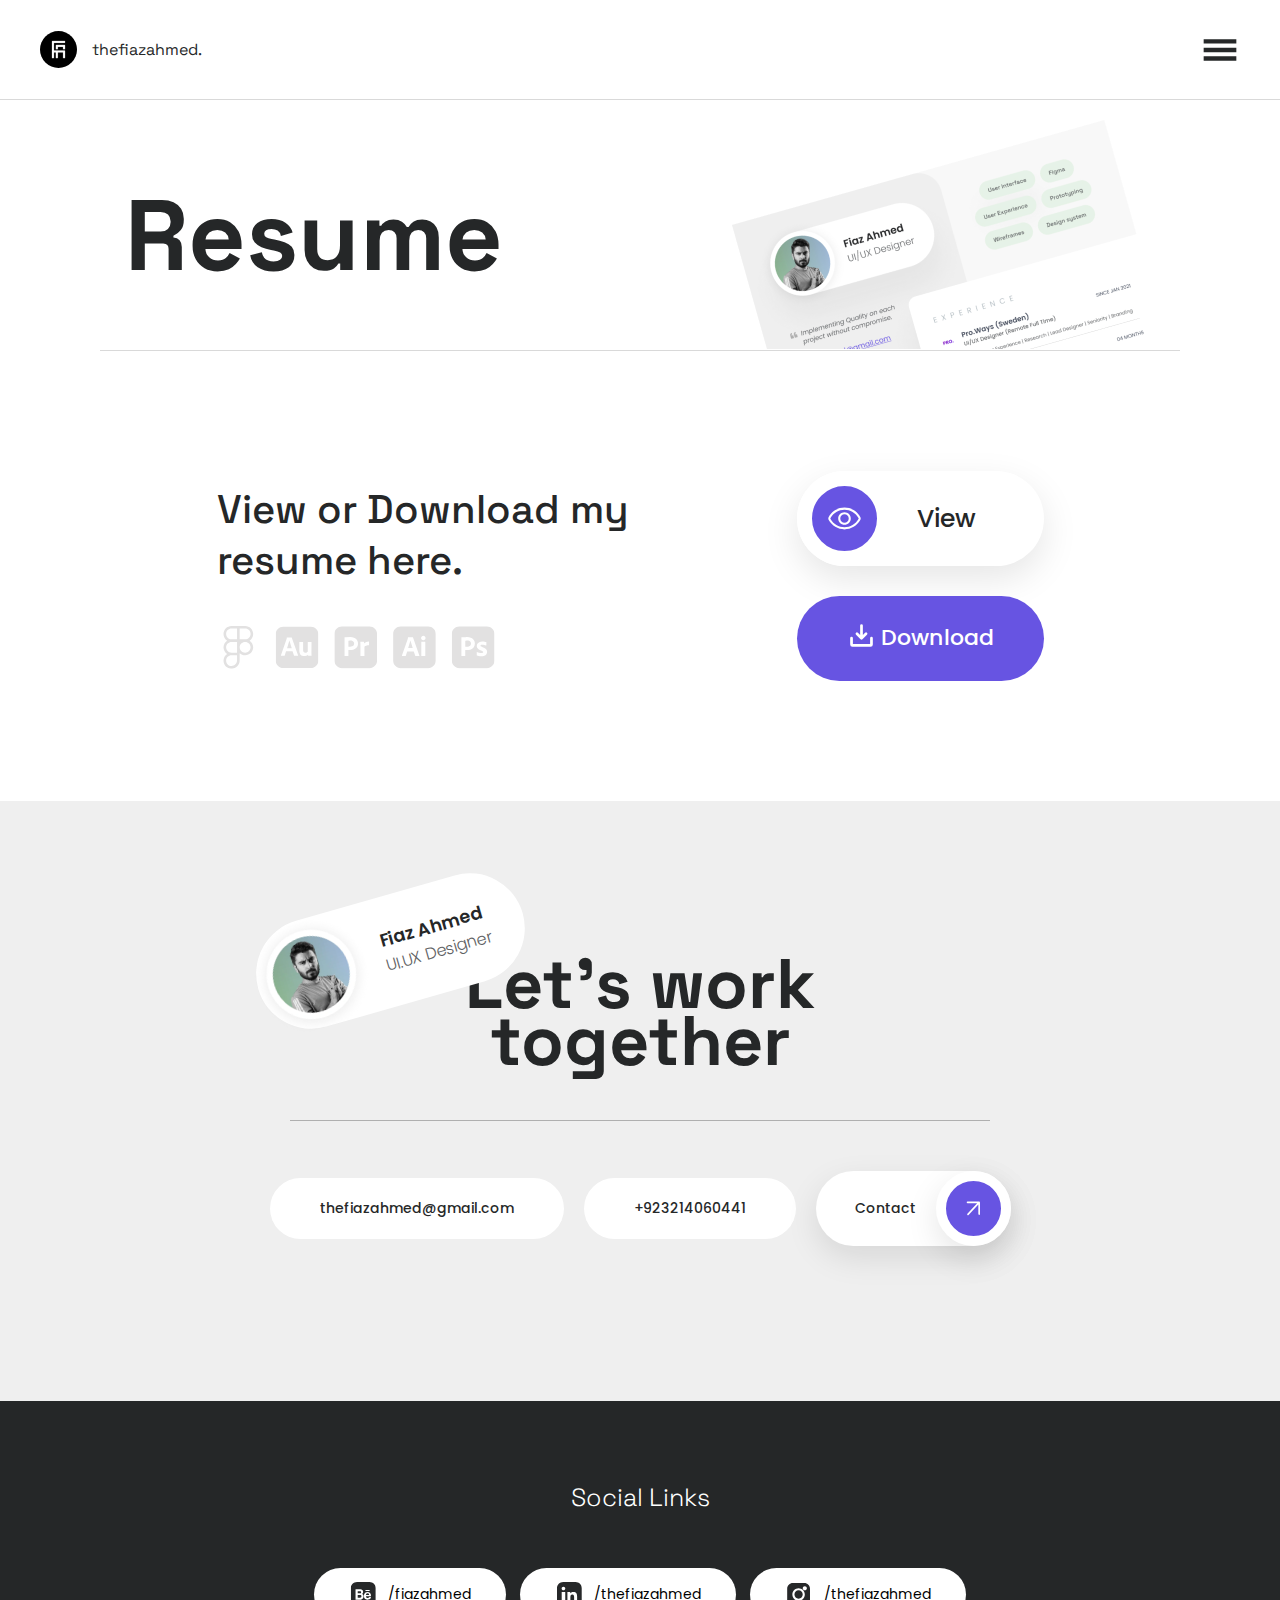
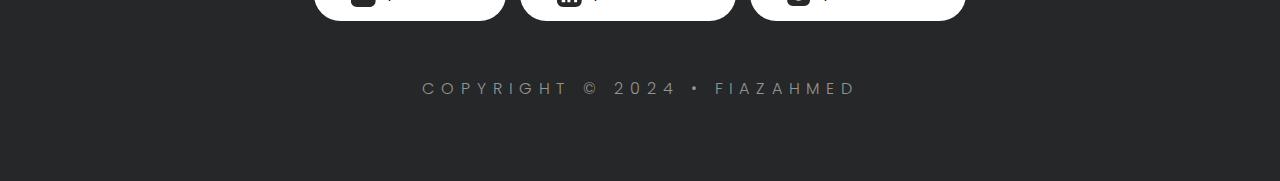
<file: resume.html>
<!DOCTYPE html>
<html lang="en">
<head>
    <meta charset="UTF-8">
    <meta name="viewport" content="width=device-width, initial-scale=1.0">
    <link rel="icon" href="assets/favicon.svg" type="image/icon type">
    <link rel="stylesheet" href="resume.css">
    <style>
        @import url('https://fonts.googleapis.com/css2?family=Noto+Sans:ital,wght@0,100..900;1,100..900&family=Poppins:ital,wght@0,100;0,200;0,300;0,400;0,500;0,600;0,700;0,800;0,900;1,100;1,200;1,300;1,400;1,500;1,600;1,700;1,800;1,900&display=swap');
        @import url('https://fonts.googleapis.com/css2?family=Noto+Sans:ital,wght@0,100..900;1,100..900&family=Poppins:ital,wght@0,100;0,200;0,300;0,400;0,500;0,600;0,700;0,800;0,900;1,100;1,200;1,300;1,400;1,500;1,600;1,700;1,800;1,900&family=Space+Grotesk:wght@300..700&display=swap');
        </style>
    <title>Fiaz Ahmed's Resume</title>
</head>
<body>
    <nav> 
            <span onclick="transitionToPage('./')"><a class="logo"><img src="assets/logo.svg" alt=""><span>thefiazahmed.</span></a></span>
            <div id="side">
                <div id="tabs">
                    <a><span onclick="transitionToPage('work.html')">Work</span></a>
                    <a><span onclick="transitionToPage('about.html')">About</span></a>
                    <a href="./" onclick="return false;">Resume</a>
                </div>
                <div class="cta">
                    <a href="tel:+923214060441" class="phone">+923214060441</a>
                    <button onclick="transitionToPage('contact.html')"><a>Contact</a></button>
                </div>
            </div>
            <div id="burg">
                <button id="burg-btn">
                    <img src="assets/menu.svg" alt="">
                </button>
                <div id="menu">
                    <ul>
                        <li><div class="logo"><img src="assets/logo.svg" alt=""></div>                        </li>
                        <li><a href="work.html">Work</a></li>
                        <li><a href="about.html">About</a></li>
                        <li><a href="./" onclick="return false;">Resume</a></li>
                        <li><a href="tel:+923214060441" class="phone">+923214060441</a></li>
                        <li><button><a href="contact.html">Contact</a></button></li>
                    </ul>
                </div>
            </div>
    </nav>
    <section>
        <div id="head">
            <h1 class="heading">Resume</h1>
            <div><img src="assets/resume/resume.png" alt=""></div>
        </div>
    </section>
    <section id="resume">
        <div id="para">
            <p>View or Download my resume here.</p>
            <span>
                <img src="assets/s1.svg" alt="">
                <img src="assets/s2.svg" alt="">
                <img src="assets/s3.svg" alt="">
                <img src="assets/s4.svg" alt="">
                <img src="assets/s5.svg" alt="">
            </span>
        </div>
        <div id="buttons">
            <button class="play" onclick="resume()"><div><img src="assets/resume/r-view.svg" alt=""></div><p>View</p></button>
            <button>
                <a target="_blank" href="assets/resume/resume.pdf" download title="Download File">
                    <div>
                    <svg xmlns="http://www.w3.org/2000/svg" width="29" height="29" fill="rgb(255, 255, 255)" viewBox="0 0 256 256" style="order: 0; flex-shrink: 0;"><path d="M228 152v56a20 20 0 0 1-20 20H48a20 20 0 0 1-20-20v-56a12 12 0 0 1 24 0v52h152v-52a12 12 0 0 1 24 0Zm-108.49 8.49a12 12 0 0 0 17 0l40-40a12 12 0 0 0-17-17L140 123V40a12 12 0 0 0-24 0v83l-19.51-19.49a12 12 0 0 0-17 17Z" fill="#FFFFFF"></path></svg>
                    </div>Download
                </a>
            </button>
        </div>
    </section>
    <section id="work-together">
        <div>Let's work<br>together</div>
        <div>
            <button>thefiazahmed@gmail.com</button>
            <button>+923214060441</button>
            <button>
                <span>Contact</span>
                <div>
                    <div id="contacty">
                        <svg width="21.58" height="21.82" viewBox="0 0 17 18" fill="none" xmlns="http://www.w3.org/2000/svg">
                        <path d="M15.2838 0.731924L1.32541 0.731861C0.781952 0.689817 0.30723 1.09628 0.265246 1.6398C0.223202 2.18326 0.629669 2.65798 1.17319 2.69997C1.22387 2.70387 1.27479 2.70393 1.32541 2.69997L12.9039 2.70699L1.17327 15.339C0.78785 15.7244 0.78785 16.3494 1.17333 16.7348C1.5588 17.1203 2.18371 17.1203 2.56913 16.7349L14.2998 4.10285L14.2998 15.6743C14.2577 16.2178 14.6642 16.6925 15.2077 16.7345C15.7512 16.7765 16.2259 16.3701 16.2679 15.8266C16.2718 15.7759 16.2719 15.725 16.2679 15.6743L16.2679 1.71586C16.2663 1.17318 15.8267 0.733544 15.2838 0.731924Z" fill="#262829"/>
                        </svg>
                </div>
                </div>
            </button>
        </div>
        <span class="FA">
            <img src="assets/FA.webp" alt="">
            <span>
                <p>Fiaz Ahmed</p>
                <p>UI.UX Designer</p>
            </span>
        </span>
    </section>
    <footer>
        <span>Social Links</span>
        <div>
            <button>
                <svg width="26" height="25" viewBox="0 0 26 25" fill="none" xmlns="http://www.w3.org/2000/svg">
                <g clip-path="url(#clip0_922_625)">
                <path d="M10.4488 9.12959H10.092H7.71289V11.3104H10.2704C10.7264 11.3104 11.1229 11.1914 11.1229 10.1407C11.1229 9.08994 10.4488 9.12959 10.4488 9.12959Z" fill="#262829"/>
                <path d="M10.4488 12.8965H7.71289V15.6721H10.1118C10.1514 15.6721 10.2109 15.6721 10.2902 15.6721C10.6867 15.6721 11.4401 15.5135 11.4401 14.3239C11.4599 12.9163 10.4488 12.8965 10.4488 12.8965Z" fill="#262829"/>
                <path d="M19.4887 0.00976562H7.03831C3.58866 0.00976562 0.773438 2.82499 0.773438 6.27464V18.7449C0.773438 22.1747 3.58866 24.9899 7.03831 24.9899H19.5086C22.9582 24.9899 25.7734 22.1747 25.7734 18.7251V6.27464C25.7536 2.82499 22.9384 0.00976562 19.4887 0.00976562ZM15.4443 7.93998H19.6077V8.93126H15.4443V7.93998ZM13.5014 14.4626C13.5014 17.5554 10.4483 17.6545 10.4483 17.6545H7.63307H7.55377H5.53157V7.34521H7.53395H7.61325H10.4285C11.955 7.34521 13.1644 8.21754 13.1644 10.0415C13.1644 11.8654 11.6973 11.9646 11.6973 11.9646C13.6402 11.9447 13.5014 14.4626 13.5014 14.4626ZM20.9757 14.2842H15.9598C15.9598 16.2667 17.6648 16.1081 17.6648 16.1081C19.2707 16.1081 19.2112 15.0772 19.2112 15.0772H20.9162C20.9162 17.8527 17.6053 17.7338 17.6053 17.7338C13.6402 17.7338 13.8979 13.8282 13.8979 13.8282C13.8979 13.8282 13.8979 9.90271 17.6053 9.90271C21.5109 9.88288 20.9757 14.2842 20.9757 14.2842Z" fill="#262829"/>
                <path d="M17.6444 11.3301C16.1575 11.3301 15.9395 12.8963 15.9395 12.8963H19.1115C19.1115 12.8963 19.1314 11.3301 17.6444 11.3301Z" fill="#262829"/>
                </g>
                <defs>
                <clipPath id="clip0_922_625">
                <rect width="25" height="25" fill="white" transform="translate(0.773438)"/>
                </clipPath>
                </defs>
                </svg>
                <span>/fiazahmed</span></button>
            <button>
                <svg width="26" height="25" viewBox="0 0 26 25" fill="none" xmlns="http://www.w3.org/2000/svg">
                <g clip-path="url(#clip0_922_640)">
                <path d="M19.5918 0.0664062H7.19754C3.76346 0.0664062 0.960938 2.86893 0.960938 6.30301V18.717C0.960938 22.1314 3.76346 24.9339 7.19754 24.9339H19.6115C23.0456 24.9339 25.8482 22.1314 25.8482 18.6973V6.30301C25.8284 2.86893 23.0259 0.0664062 19.5918 0.0664062ZM9.2501 20.1972H5.6976V9.93445H9.2501V20.1972ZM7.45411 8.35557C6.44757 8.35557 5.63839 7.54639 5.63839 6.53985C5.63839 5.5333 6.44757 4.72412 7.45411 4.72412C8.46065 4.72412 9.26983 5.5333 9.26983 6.53985C9.2501 7.54639 8.44092 8.35557 7.45411 8.35557ZM21.1115 20.1972H21.0918H18.1313V15.2237C18.1313 14.0198 17.9735 12.4804 16.3354 12.4804C14.6578 12.4804 14.3815 13.783 14.3815 15.1448V20.1972H11.4211V9.93445H14.1841V11.316H14.2631C14.6973 10.5265 15.7038 9.91472 17.2827 9.91472C20.5391 9.91472 21.1115 11.7896 21.1115 14.5724V20.1972Z" fill="#262829"/>
                </g>
                <defs>
                <clipPath id="clip0_922_640">
                <rect width="24.8872" height="24.8872" fill="white" transform="translate(0.958984 0.0561523)"/>
                </clipPath>
                </defs>
                </svg>
                <span>/thefiazahmed</span>
            </button>
            <button>
                <svg width="26" height="25" viewBox="0 0 26 25" fill="none" xmlns="http://www.w3.org/2000/svg">
                    <path fill-rule="evenodd" clip-rule="evenodd" d="M6.88496 1.09375C3.7351 1.09375 1.18164 3.64721 1.18164 6.79707V18.2037C1.18164 21.3536 3.7351 23.907 6.88496 23.907H18.2916C21.4415 23.907 23.9949 21.3536 23.9949 18.2037V6.79707C23.9949 3.64721 21.4415 1.09375 18.2916 1.09375H6.88496ZM12.5883 8.35252C10.2975 8.35252 8.44041 10.2096 8.44041 12.5004C8.44041 14.7912 10.2975 16.6483 12.5883 16.6483C14.879 16.6483 16.7362 14.7912 16.7362 12.5004C16.7362 10.2096 14.879 8.35252 12.5883 8.35252ZM6.36648 12.5004C6.36648 9.06418 9.15207 6.27859 12.5883 6.27859C16.0245 6.27859 18.8101 9.06418 18.8101 12.5004C18.8101 15.9366 16.0245 18.7222 12.5883 18.7222C9.15207 18.7222 6.36648 15.9366 6.36648 12.5004ZM18.8101 4.20465C17.6647 4.20465 16.7362 5.13318 16.7362 6.27859C16.7362 7.42399 17.6647 8.35252 18.8101 8.35252C19.9555 8.35252 20.884 7.42399 20.884 6.27859C20.884 5.13318 19.9555 4.20465 18.8101 4.20465Z" fill="#262829"/>
                    </svg>
                    
                <span>/thefiazahmed</span>
            </button>
        </div>
        <span>Copyright © 2024 • fiazahmed</span>
    </footer>
    <div id="resume-image">

    </div>
    <script src="script.js"></script>
</body>
</html>
</file>
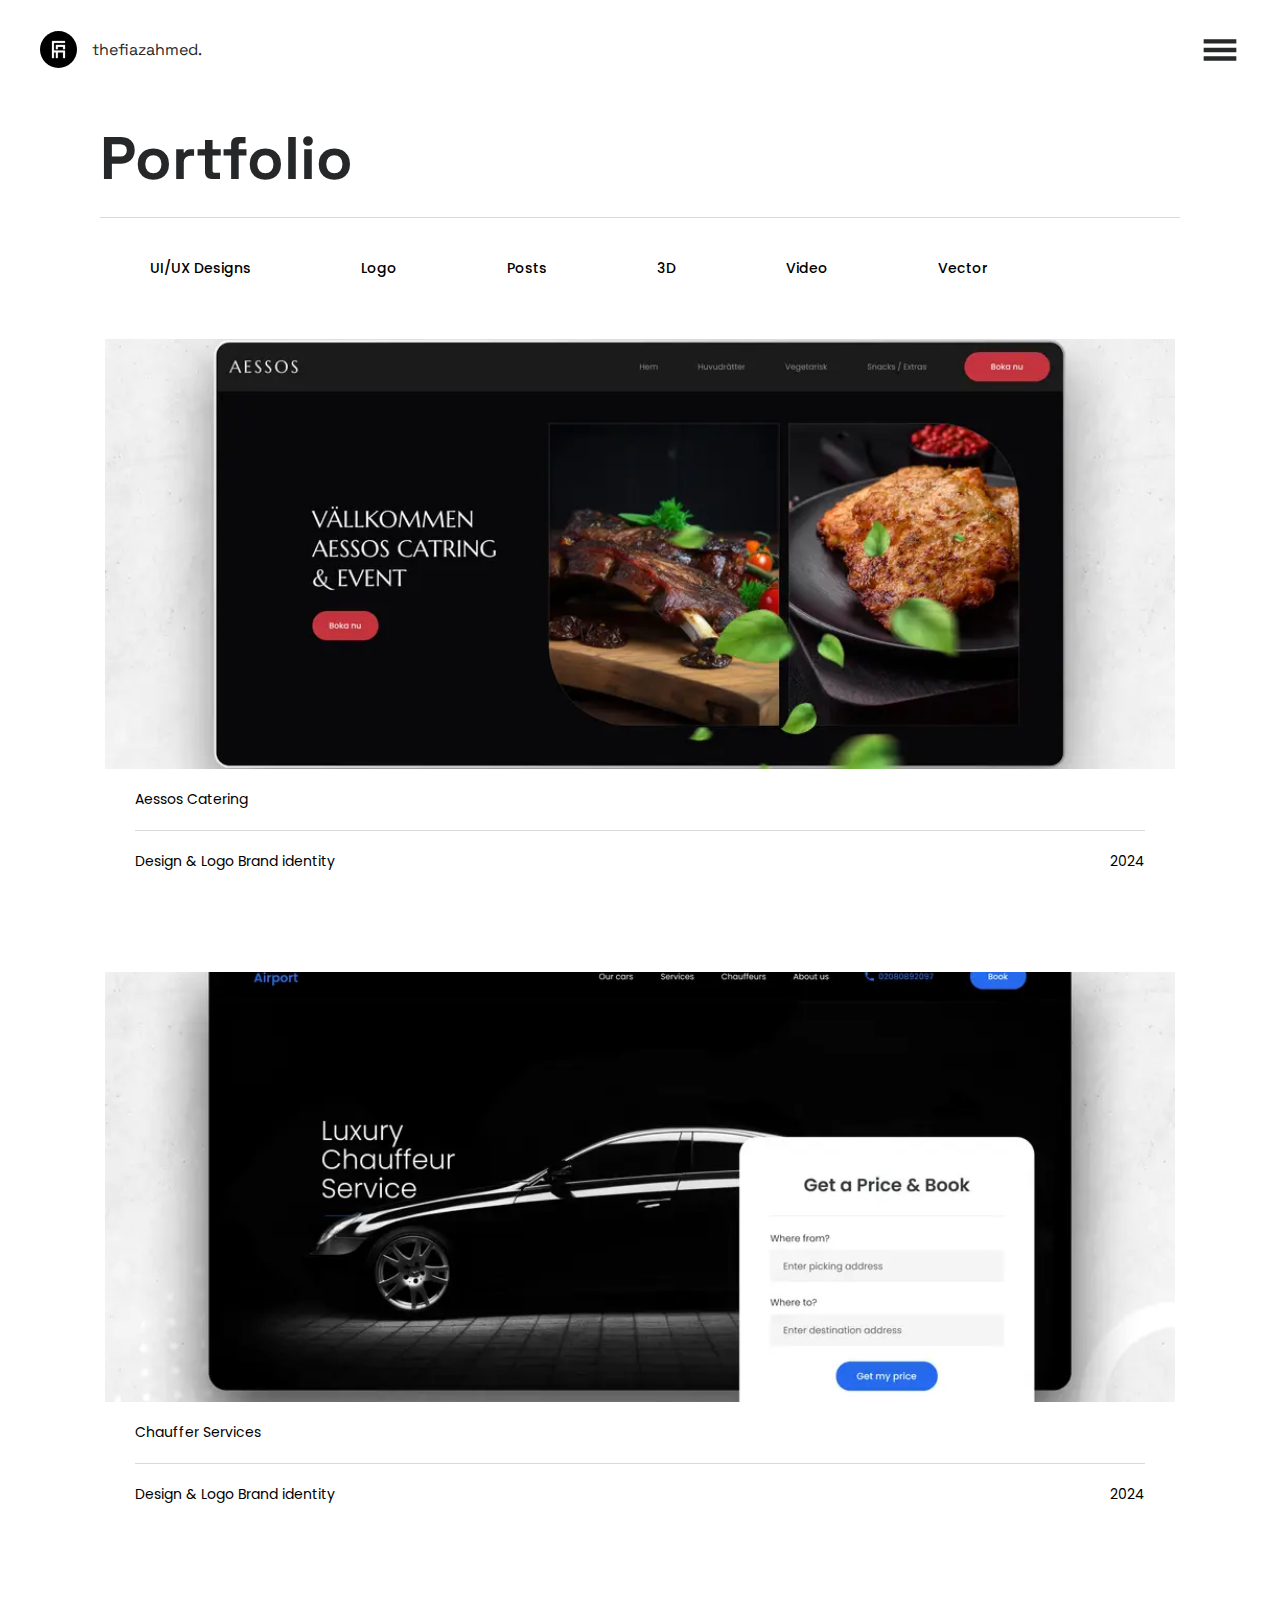
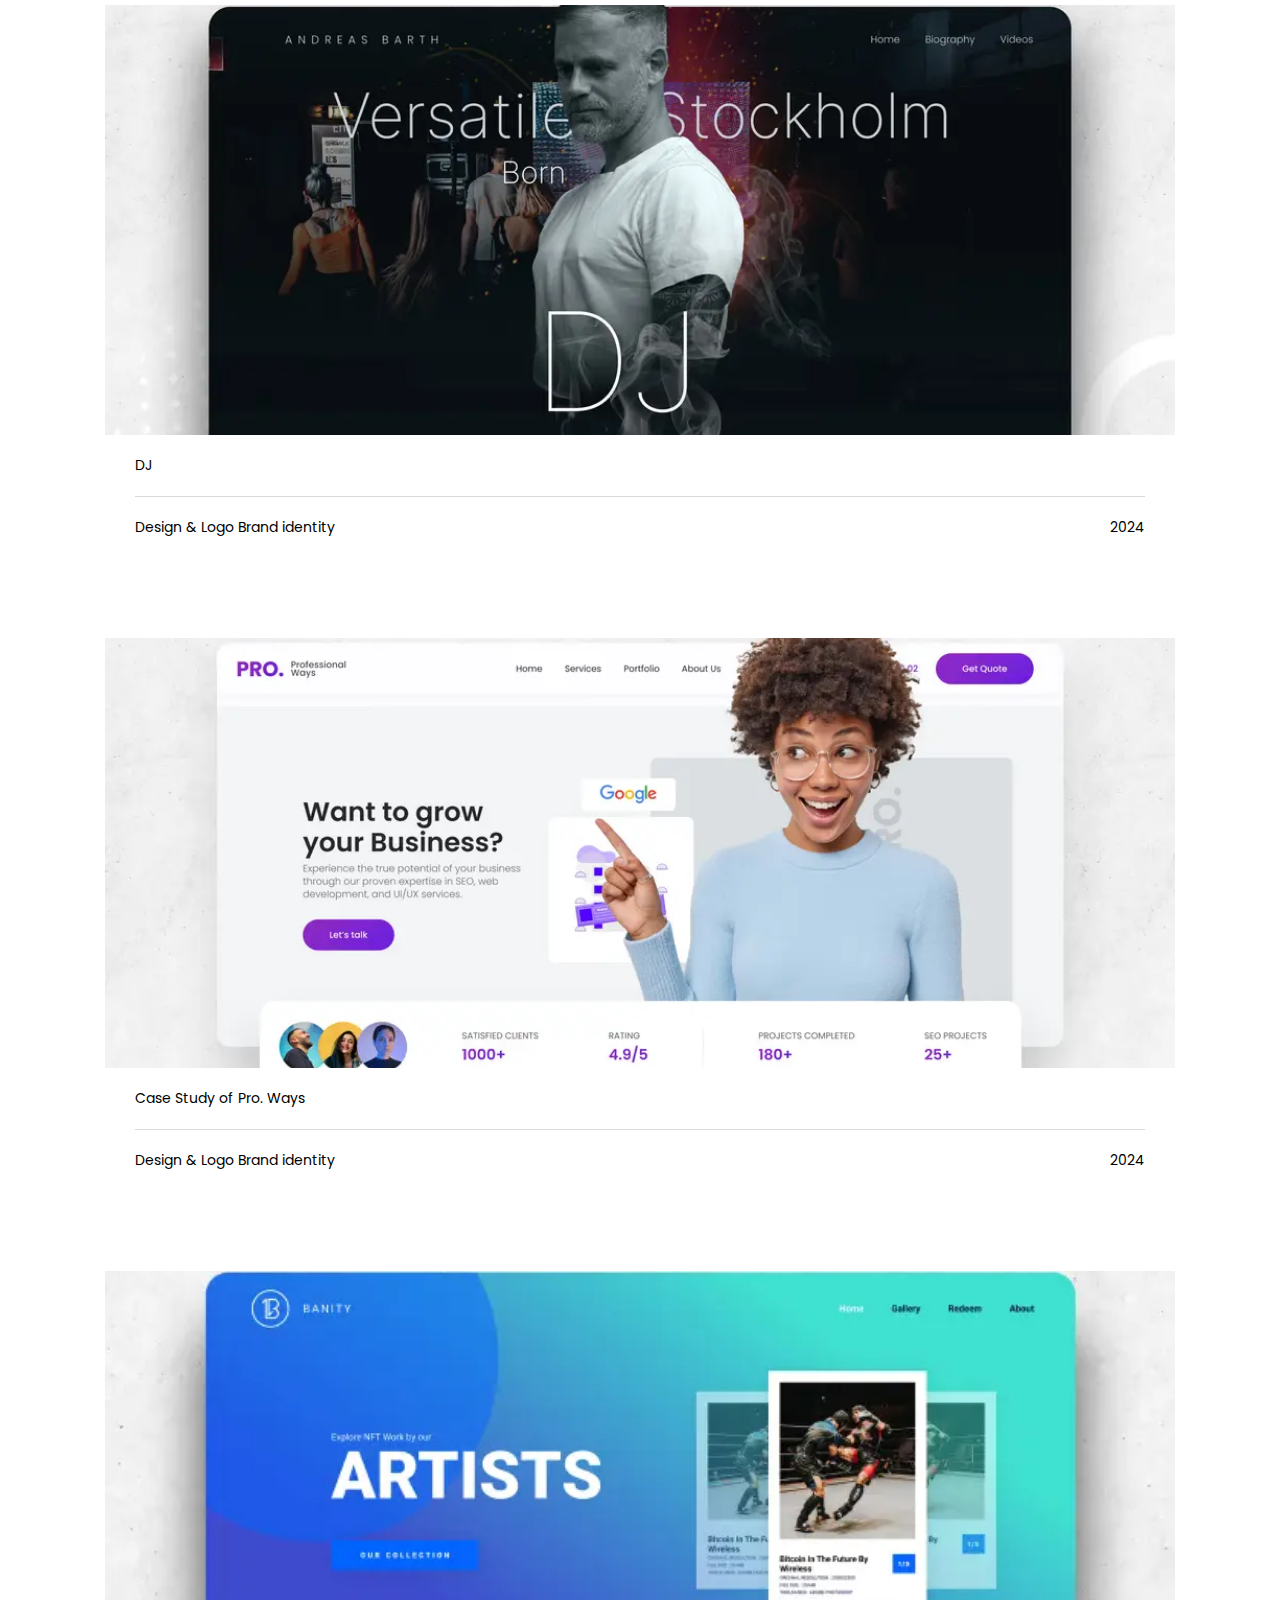
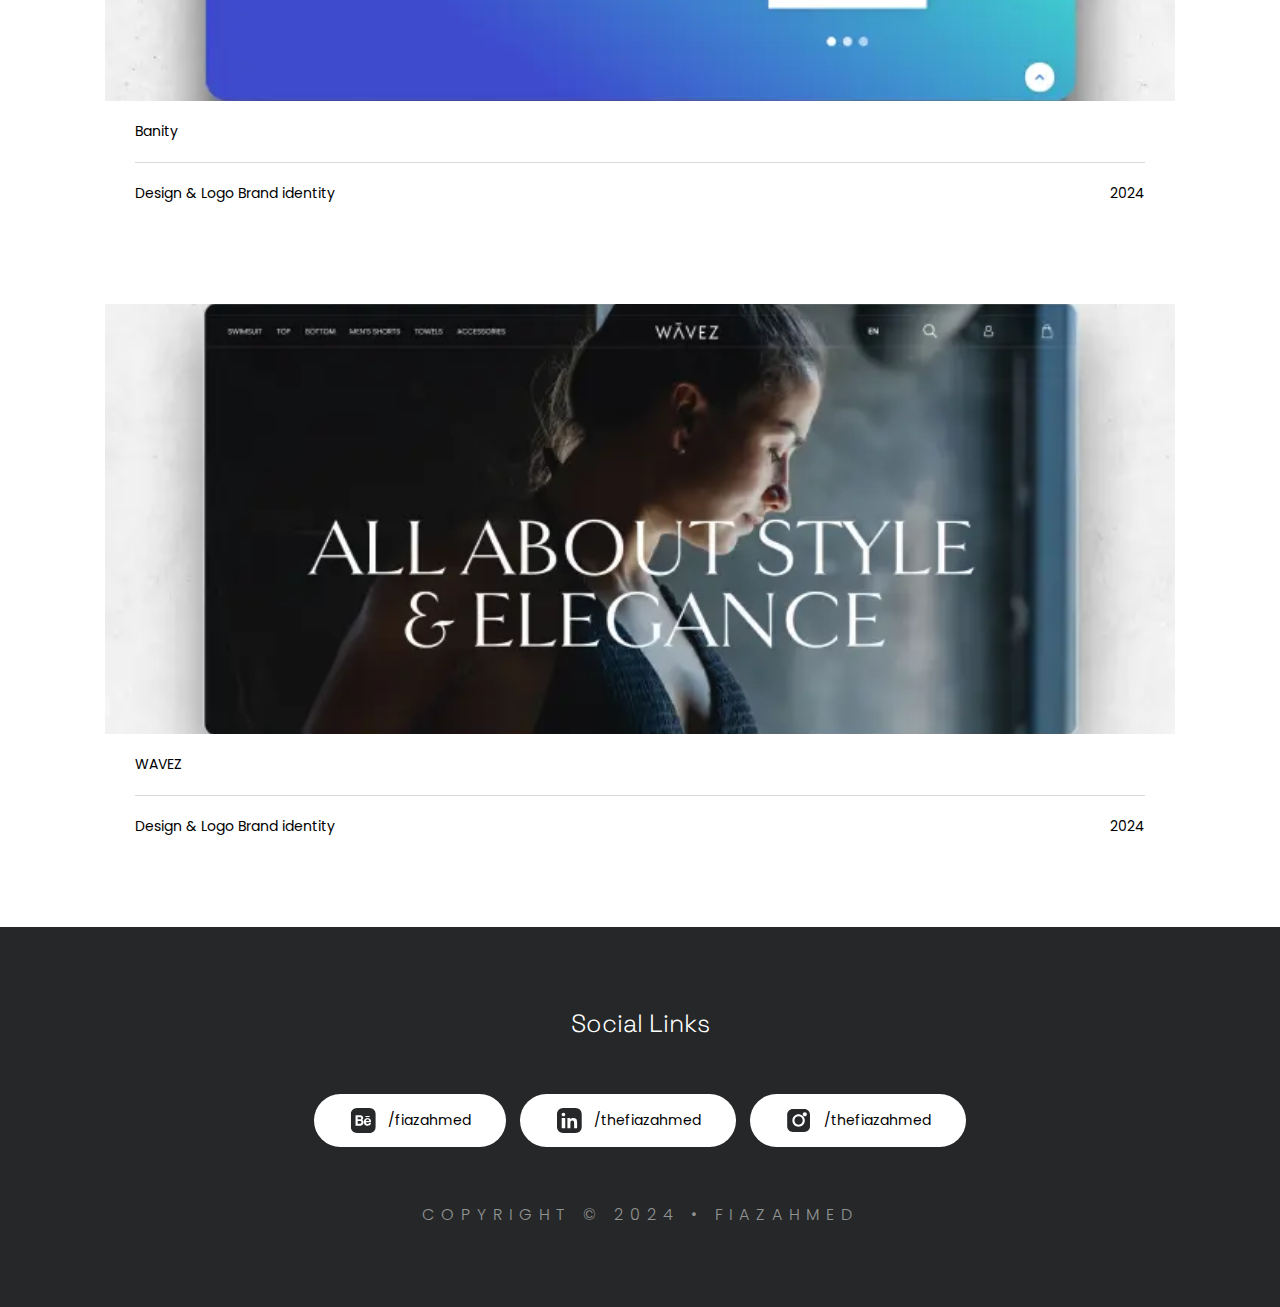
<file: work.html>
<!DOCTYPE html>
<html lang="en">
<head>
    <meta charset="UTF-8">
    <meta name="viewport" content="width=device-width, initial-scale=1.0">
    <link rel="icon" href="assets/favicon.svg" type="image/icon type">
    <link rel="stylesheet" href="work.css">
    <style>
        @import url('https://fonts.googleapis.com/css2?family=Noto+Sans:ital,wght@0,100..900;1,100..900&family=Poppins:ital,wght@0,100;0,200;0,300;0,400;0,500;0,600;0,700;0,800;0,900;1,100;1,200;1,300;1,400;1,500;1,600;1,700;1,800;1,900&display=swap');
        @import url('https://fonts.googleapis.com/css2?family=Noto+Sans:ital,wght@0,100..900;1,100..900&family=Poppins:ital,wght@0,100;0,200;0,300;0,400;0,500;0,600;0,700;0,800;0,900;1,100;1,200;1,300;1,400;1,500;1,600;1,700;1,800;1,900&family=Space+Grotesk:wght@300..700&display=swap');
        </style>
    <title>Fiaz Ahmed's Work</title>
</head>
<body>
    <nav> 
            <span onclick="transitionToPage('./')"><a class="logo"><img src="assets/logo.svg" alt=""><span>thefiazahmed.</span></a></span>
            <div id="side">
                <div id="tabs">
                    <a href="./" onclick="return false;">Work</a>
                    <a><span onclick="transitionToPage('about.html')">About</span></a>
                    <a><span onclick="transitionToPage('resume.html')">Resume</span></a>
                </div>
                <div class="cta">
                    <a href="tel:+923214060441" class="phone">+923214060441</a>
                    <button onclick="transitionToPage('contact.html')"><a>Contact</a></button>
                </div>
            </div>
            <div id="burg">
                <button id="burg-btn">
                    <img src="assets/menu.svg" alt="">
                </button>
                <div id="menu">
                    <ul>
                        <li><div class="logo"><img src="assets/logo.svg" alt=""></div>                        </li>
                        <li><a href="./" onclick="return false;">Work</a></li>
                        <li><a href="about.html">About</a></li>
                        <li><a href="resume.html">Resume</a></li>
                        <li><a href="tel:+923214060441" class="phone">+923214060441</a></li>
                        <li><button><a href="contact.html">Contact</a></button></li>
                    </ul>
                </div>
            </div>
    </nav>
    <section>
        <div id="head">
            <h1 class="heading">Portfolio</h1>
            <span>
                <button>UI/UX Designs</button>
                <button>Logo</button>
                <button>Posts</button>
                <button>3D</button>
                <button>Video</button>
                <button>Vector</button>
            </span>
        </div>
    </section>
    <div id="featured-section">
        <section class="p-cards">
            <div class="card">
                <div>
                    <img src="assets/work/w1.webp" alt="">
                    <button><img src="assets/i-button.svg" alt=""></button>
                </div>
                <div>
                    <p>Aessos Catering</p>
                    <span>
                        <p>Design & Logo Brand identity</p>
                        <p>2024</p>
                    </span>
                </div>
            </div>
            <div class="card">
                <div>
                    <img src="assets/work/w2.webp" alt="">
                    <button><img src="assets/i-button.svg" alt=""></button>
                </div>
                <div>
                    <p>Chauffer Services</p>
                    <span>
                        <p>Design & Logo Brand identity</p>
                        <p>2024</p>
                    </span>
                </div>
            </div>
            <div class="card">
                <div>
                    <img src="assets/work/w3.webp" alt="">
                    <button><img src="assets/i-button.svg" alt=""></button>
                </div>
                <div>
                    <p>DJ</p>
                    <span>
                        <p>Design & Logo Brand identity</p>
                        <p>2024</p>
                    </span>
                </div>
            </div>
            <div class="card">
                <div>
                    <img src="assets/work/w4.webp" alt="">
                    <button><img src="assets/i-button.svg" alt=""></button>
                </div>
                <div>
                    <p>Case Study of Pro. Ways</p>
                    <span>
                        <p>Design & Logo Brand identity</p>
                        <p>2024</p>
                    </span>
                </div>
            </div>
            <div class="card">
                <div>
                    <img src="assets/work/w5.webp" alt="">
                    <button><img src="assets/i-button.svg" alt=""></button>
                </div>
                <div>
                    <p>Banity</p>
                    <span>
                        <p>Design & Logo Brand identity</p>
                        <p>2024</p>
                    </span>
                </div>
            </div>
            <div class="card">
                <div>
                    <img src="assets/work/w6.webp" alt="">
                    <button><img src="assets/i-button.svg" alt=""></button>
                </div>
                <div>
                    <p>WAVEZ</p>
                    <span>
                        <p>Design & Logo Brand identity</p>
                        <p>2024</p>
                    </span>
                </div>
            </div>
        </section>
    </div>
    <footer>
        <span>Social Links</span>
        <div>
            <button>
                <svg width="26" height="25" viewBox="0 0 26 25" fill="none" xmlns="http://www.w3.org/2000/svg">
                <g clip-path="url(#clip0_922_625)">
                <path d="M10.4488 9.12959H10.092H7.71289V11.3104H10.2704C10.7264 11.3104 11.1229 11.1914 11.1229 10.1407C11.1229 9.08994 10.4488 9.12959 10.4488 9.12959Z" fill="#262829"/>
                <path d="M10.4488 12.8965H7.71289V15.6721H10.1118C10.1514 15.6721 10.2109 15.6721 10.2902 15.6721C10.6867 15.6721 11.4401 15.5135 11.4401 14.3239C11.4599 12.9163 10.4488 12.8965 10.4488 12.8965Z" fill="#262829"/>
                <path d="M19.4887 0.00976562H7.03831C3.58866 0.00976562 0.773438 2.82499 0.773438 6.27464V18.7449C0.773438 22.1747 3.58866 24.9899 7.03831 24.9899H19.5086C22.9582 24.9899 25.7734 22.1747 25.7734 18.7251V6.27464C25.7536 2.82499 22.9384 0.00976562 19.4887 0.00976562ZM15.4443 7.93998H19.6077V8.93126H15.4443V7.93998ZM13.5014 14.4626C13.5014 17.5554 10.4483 17.6545 10.4483 17.6545H7.63307H7.55377H5.53157V7.34521H7.53395H7.61325H10.4285C11.955 7.34521 13.1644 8.21754 13.1644 10.0415C13.1644 11.8654 11.6973 11.9646 11.6973 11.9646C13.6402 11.9447 13.5014 14.4626 13.5014 14.4626ZM20.9757 14.2842H15.9598C15.9598 16.2667 17.6648 16.1081 17.6648 16.1081C19.2707 16.1081 19.2112 15.0772 19.2112 15.0772H20.9162C20.9162 17.8527 17.6053 17.7338 17.6053 17.7338C13.6402 17.7338 13.8979 13.8282 13.8979 13.8282C13.8979 13.8282 13.8979 9.90271 17.6053 9.90271C21.5109 9.88288 20.9757 14.2842 20.9757 14.2842Z" fill="#262829"/>
                <path d="M17.6444 11.3301C16.1575 11.3301 15.9395 12.8963 15.9395 12.8963H19.1115C19.1115 12.8963 19.1314 11.3301 17.6444 11.3301Z" fill="#262829"/>
                </g>
                <defs>
                <clipPath id="clip0_922_625">
                <rect width="25" height="25" fill="white" transform="translate(0.773438)"/>
                </clipPath>
                </defs>
                </svg>
                <span>/fiazahmed</span></button>
            <button>
                <svg width="26" height="25" viewBox="0 0 26 25" fill="none" xmlns="http://www.w3.org/2000/svg">
                <g clip-path="url(#clip0_922_640)">
                <path d="M19.5918 0.0664062H7.19754C3.76346 0.0664062 0.960938 2.86893 0.960938 6.30301V18.717C0.960938 22.1314 3.76346 24.9339 7.19754 24.9339H19.6115C23.0456 24.9339 25.8482 22.1314 25.8482 18.6973V6.30301C25.8284 2.86893 23.0259 0.0664062 19.5918 0.0664062ZM9.2501 20.1972H5.6976V9.93445H9.2501V20.1972ZM7.45411 8.35557C6.44757 8.35557 5.63839 7.54639 5.63839 6.53985C5.63839 5.5333 6.44757 4.72412 7.45411 4.72412C8.46065 4.72412 9.26983 5.5333 9.26983 6.53985C9.2501 7.54639 8.44092 8.35557 7.45411 8.35557ZM21.1115 20.1972H21.0918H18.1313V15.2237C18.1313 14.0198 17.9735 12.4804 16.3354 12.4804C14.6578 12.4804 14.3815 13.783 14.3815 15.1448V20.1972H11.4211V9.93445H14.1841V11.316H14.2631C14.6973 10.5265 15.7038 9.91472 17.2827 9.91472C20.5391 9.91472 21.1115 11.7896 21.1115 14.5724V20.1972Z" fill="#262829"/>
                </g>
                <defs>
                <clipPath id="clip0_922_640">
                <rect width="24.8872" height="24.8872" fill="white" transform="translate(0.958984 0.0561523)"/>
                </clipPath>
                </defs>
                </svg>
                <span>/thefiazahmed</span>
            </button>
            <button>
                <svg width="26" height="25" viewBox="0 0 26 25" fill="none" xmlns="http://www.w3.org/2000/svg">
                    <path fill-rule="evenodd" clip-rule="evenodd" d="M6.88496 1.09375C3.7351 1.09375 1.18164 3.64721 1.18164 6.79707V18.2037C1.18164 21.3536 3.7351 23.907 6.88496 23.907H18.2916C21.4415 23.907 23.9949 21.3536 23.9949 18.2037V6.79707C23.9949 3.64721 21.4415 1.09375 18.2916 1.09375H6.88496ZM12.5883 8.35252C10.2975 8.35252 8.44041 10.2096 8.44041 12.5004C8.44041 14.7912 10.2975 16.6483 12.5883 16.6483C14.879 16.6483 16.7362 14.7912 16.7362 12.5004C16.7362 10.2096 14.879 8.35252 12.5883 8.35252ZM6.36648 12.5004C6.36648 9.06418 9.15207 6.27859 12.5883 6.27859C16.0245 6.27859 18.8101 9.06418 18.8101 12.5004C18.8101 15.9366 16.0245 18.7222 12.5883 18.7222C9.15207 18.7222 6.36648 15.9366 6.36648 12.5004ZM18.8101 4.20465C17.6647 4.20465 16.7362 5.13318 16.7362 6.27859C16.7362 7.42399 17.6647 8.35252 18.8101 8.35252C19.9555 8.35252 20.884 7.42399 20.884 6.27859C20.884 5.13318 19.9555 4.20465 18.8101 4.20465Z" fill="#262829"/>
                    </svg>
                    
                <span>/thefiazahmed</span>
            </button>
        </div>
        <span>Copyright © 2024 • fiazahmed</span>
    </footer>
    <script src="script.js"></script>
</body>
</html>
</file>
<file: styles.css>
* {
    margin: 0;
    padding: 0;
    font-size: 14px;
    font-family: "Poppins", serif;
    box-sizing: border-box;
    scrollbar-width: none;
}

body { 
    opacity: 0;
    transition: opacity .5s;
}

.no-scroll {
    overflow: hidden;
}

a {
    cursor: pointer;
}


li {
    list-style: none;
}


header {
    background: linear-gradient(153.93deg, #9CA0A3 6.26%, #959D9B 83.57%);
    height: 100svh;
}

nav {
    display: flex;
    height: 11svh;
    justify-content: space-between;
    align-items: center;
    padding: 0 30px 0 30px;
    border-bottom: 1px solid rgba(255, 255, 255, .1);
    position: relative;
    z-index: 2;
}

#side {
    display: flex;
    align-items: center;
    gap: 55px;
}

.logo {
    display: flex;
    align-items: center;
    gap: 15px;
}

.logo span {
    font-family: "Space Grotesk", sans-serif;
    font-size: 16px;
}

.logo > img {
    max-width: 37px;
    
}


#tabs {
    margin-left: auto;
    display: flex;
    height: 100%;
    gap: 55px;
}

#tabs > a {
    height: 11svh;
    display: flex;
    align-items: center;
    border-bottom: 0px solid transparent;
    transition: 300ms ease-out;

}

#tabs > a:hover {
    border-bottom: 1px solid rgba(38, 40, 41, 1);
}


a {
    text-decoration: none;
    color: white;
}

.cta {
    display: flex;
    gap: 40px;
}

.phone {
    display: flex;
    align-items: center;
    gap: 10px;
}

button {
    font-weight: 500;
    padding: 20px 50px;
    border-radius: 50px;
    background: #262829;
    border: none;
    transition: 300ms ease-out;
}

button:hover {
    background: rgba(103, 84, 226, 1);

}



#slider {
    --fade-size: 20rem;
    height: 89svh;
    display: flex;
    justify-content: center;
    overflow: clip;
}

.slidey {
    position: relative;

}

.slidey img {
    height: 89svh;
}

.uiux {
    display: flex;
    flex-direction: column;
    justify-content: center;
    align-items: center;
    position: absolute;
    left: 180px;
    top: 25svh;
    width: 300px;
    height: 300px;
    border-radius: 50%;
    background: rgba(0, 0, 0, 0.02);
    backdrop-filter: blur(4px)
}

.uiux span {
    display: inline-block;
    color: white;
    font-family: "Space Grotesk", sans-serif;
    font-size: 41px;
    font-weight: 700;
    line-height: 41px;
    animation: rotate 300ms linear 1 forwards;
    animation-delay: calc(0.1s * var(--i));
    rotate: 45deg;
    opacity: 0;
}


@keyframes rotate {
    20% {
        opacity: 1;
    }
    50%, 100% {
        rotate: 0deg;
        opacity: 1;
    }
}

.sliding.scroller {
    position: absolute;
    left: 0;
    top: 75svh;
    height: auto;
    width: 100vw;
}

.sliding > .scroller__inner {
    gap: 400px;
    
}

.sliding.scroller[data-animated="true"] .scroller__inner {
    animation: slider 40s linear infinite;
}

@keyframes slider {
    to {
    transform: translate(calc(-50% - 200px));
    }
}




.sliding p {
    font-family: "Space Grotesk", sans-serif;
    flex-shrink: 0;
    font-weight: 700;
    font-size: 179px;
    color: white;
}

#info-bar {
    display: flex;
    flex: none;
    align-items: center;
    flex-wrap: wrap;
    gap: 30px;
    padding: 100px 150px;
    width: 100%;
    z-index: 1;
    justify-content: center;
}

#info-bar div {
    display: flex;
    flex: 2 0 0px;
    flex-wrap: nowrap;
    gap: 20px;
}

#info-bar div p:first-child {
    font-family: "Space Grotesk", "Space Grotesk Placeholder", sans-serif;
    font-size: 35px;
    font-weight: 700;
    color: rgb(37, 39, 40);
}

#info-bar div p:last-child span {
    font-family: "Poppins", "Poppins Placeholder", sans-serif;
    font-size: 22px;
    font-weight: 300;
    line-height: 1.2;
    color: rgb(95, 98, 100);
}



#info-bar button {
    border: solid #6754e2;
    border-width:  0 3px 5px 3px;
    background-color: #252728;
    border-radius: 50%;
    box-shadow: 7px 7px 50px #5c5c5c40;
    cursor: grab;
    display: flex;
    flex: none;
    padding: 20px 15px;
}

#info-bar button img {
    width: 40px;
    padding-left: 7px;
}

#info-bar button:hover {
    scale: 1.3;
}

.headp {
    animation: leftslide 0.5s linear forwards;
    animation-timeline: view();
    animation-range: 0 50%;
}

@keyframes leftslide {
    from {
    opacity: 0;
    transform: translateX(-100px);
    }
    to {
    opacity: 1;
    transform: translateY(0);
    }
}

.parap span {
    animation: animate 800ms linear 1 forwards;
    animation-delay: calc(0.1s * var(--i));
    filter: blur(20px);
}




@keyframes animate {
    100% {
    filter: blur(0);
    }
}

.play {
    animation: slideIn 0.5s ease-out forwards;
    animation-timeline: view();
    animation-range: 0 50%;
}

@keyframes slideIn {
    from {
    opacity: 0;
    transform: translateY(100px);
    }
    to {
    opacity: 1;
    transform: translateY(0);
    }
}

.featuredp span, .brandp span {
    font-family: "Space Grotesk", sans-serif;
    font-size: 69px;
    font-weight: 700;
    color: rgb(37, 39, 40);
    animation: animate linear 0.5s forwards;
    animation-timeline: view();
    animation-range: 0 30%;
    filter: blur(20px);
}

.featuredp, .brandp {
    animation: leftslide 0.5s linear forwards;
    animation-timeline: view();
    animation-range: 0 30%;
}

#featured-section, #brand-section {
    padding: 0 65px;
}




#featured, #brand {
    padding: 40px 80px;
    display: flex;
    justify-content: space-between;
    align-items: center;
    flex-wrap: wrap;
    gap: 75px;
}


#featured > span, #brand > span {
    display: flex;
    gap: 20px;
}

#featured > span p, #brand > span p {
    font-family: "Poppins";
    font-size: 18px;
    letter-spacing: 0.1em;
    color: rgba(37, 39, 40, 1);
}

.p-cards {
    display: flex;
    padding: 40px 80px;
    gap: 30px;
}

.p-cards img:first-child {
    width: 100%;
    height: 100%;
    object-fit: cover;
    object-position: center;
    transition: 300ms;

}

.p-cards .card button {
    position: absolute;
    top: 50%;
    left: 50%;
    padding: 0;
    background-color: transparent;
    opacity: 0;
    transition: 300ms;
}




.p-cards .card button img {
    width: 150px;
}

.p-cards img:hover {
    scale: 1.1;
}

.p-cards .card div:first-child:hover button {
    top: 35%;
    left: 40%;
    opacity: 1;
}

.p-cards .card div:last-child {
    display: flex;
    flex-direction: column;
    padding: 0 30px;
}


.p-cards .card div > p:first-child {
    padding: 20px 0;
    border-bottom: 1px solid rgb(217, 217, 217);
}

.p-cards .card span {
    padding: 20px 0 50px;
    display: flex;
    justify-content: space-between;
    align-items: center;
}

.p-cards .card {
    display: flex;
    flex-direction: column;
    flex: 1 1 0;
    
}

#brand-section {
    background: linear-gradient(180deg, #efefef 0%, rgba(239, 239, 239, 0) 100%);
}

.p-cards .card div:first-child {
    overflow: clip;
    max-height: 430px;
    position: relative;

}

@keyframes my-animation {
    to {
    transform: translateX(-150%);
    }
}

/* test */


.scroller {
    height: 600px;
    display: grid;
    align-items: center;
}

.scroller__inner {
    padding-block: 1rem;
    display: flex;
    flex-wrap: wrap;
    gap: 1rem;
}

.scroller[data-animated="true"] {
    overflow: hidden;
    mask-image: linear-gradient(to right, rgba(0, 0, 0, 0) 0%, rgb(0, 0, 0) 12.5%, rgb(0, 0, 0) 87.5%, rgba(0, 0, 0, 0) 100%);
}

.scroller[data-animated="true"] .scroller__inner {
    width: max-content;
    flex-wrap: nowrap;
    animation: scroll 40s linear infinite;
}


@keyframes scroll {
    to {
    transform: translate(calc(-50% - 0.5rem));
    }
}


body > .logos.scroller {
    height: 212px;
}


.logos.scroller > .logos-scroller.scroller__inner {
    gap: 100px;
}

.logos.scroller > .logos-scroller.scroller__inner > img  {
    height: 68px;
}

.logos.scroller[data-animated="true"] .scroller__inner {
    animation: scrolly 40s reverse linear infinite;
}

body > span {
    text-align: center;
    display: block;
    font-family: "Space Grotesk";
    font-size: 69px;
    font-weight: 700;
    color: rgba(37, 39, 40, 1);
}

@keyframes scrolly {
    to {
    transform: translate(calc(-50% - 50px));
    }
}

/* test */

#work-together {
    padding-inline: 150px;
    position: relative;
    height: 600px;
    display: flex;
    flex-direction: column;
    align-items: center;
    justify-content: center;
    background-color: rgb(239, 239, 239);
}

#work-together > div:first-child {
    min-width: 250px;
    width: 700px;
    padding-bottom: 50px;
    border-bottom: 1px solid  rgb(175, 175, 175);
    font-family: "Space Grotesk";
    font-size: 70px;
    line-height: .81;
    font-weight: 700;
    color: rgba(37, 39, 40, 1);
    text-align: center;
}

#work-together > div:last-of-type {
    padding-top: 50px;
    display: flex;
    justify-content: center;
    flex-wrap: wrap;
    gap: 20px;
    align-items: center;
}

#work-together button {
    background: #fff;
    color: rgba(38, 40, 41, 1);
    font-family: "Poppins", "Poppins Placeholder", sans-serif;
    font-weight: 500;
    display: flex;
    align-items: center;
    gap: 10px;
    height: min-content;
}

#work-together button:hover {
    background: rgba(103, 84, 226, 1);
    color: #fff;

}

#work-together button:last-child:hover {
    scale: 1.1;
    background: #fff;
    color: rgba(38, 40, 41, 1);
}

.FA {
    translate: -250px -150px;
    position: absolute;
    display: flex;
    gap: 20px;
    align-items: center;
    background-color: #fff;
    border-radius: 74px;
    padding-right: 37px;
    rotate: -16deg;
    transition: 300ms;

}

.FA:hover {
    translate: -175px -150px;
    scale: 0.9;
}

.FA p:first-child {
    font-family: "Poppins";
    font-size: 17.76px;
    font-weight: 600;
    color:  rgba(37, 39, 40, 1);
}

.FA p:last-child {
    font-family: "Poppins";
    font-size: 16.28px;
    font-weight: 300;
    color: rgba(95, 98, 100, 1);
}


.FA img {
    width: 110px;
}

#work-together button:last-child {
    padding: 0;
    padding-left: 39px;
    gap: 20px;
    box-shadow: 0px 11.4px 31.57px 0px #0000001A;
}



#contacty {
    display: grid;
    padding: 20px;
    border-radius: 50%;
    border: 10px solid #fff;
    box-shadow: 0px 11.4px 31.57px 0px #0000001A;
    background-color: #6754e2;
}

#contacty svg {
    width: 15px;
    height: 15px;
}

#contacty svg path {
    fill: #fff;
}

footer {
    background-color: rgb(37, 39, 40);
    padding: 80px 30px;
    display: flex;
    flex-direction: column;
    gap: 55px;
    justify-content: center;
    align-items: center;
    text-align: center;
}

footer > span:first-child {
    font-family: "Space Grotesk";
    font-size: 25px;
    font-weight: 300;
    color: rgba(255, 255, 255, 1);
}

footer > span:last-child {
    font-family: "Poppins", "Poppins Placeholder", sans-serif;
    font-weight: 300;
    letter-spacing: 7px;
    font-size: 16px;
    color: rgba(255, 255, 255, 0.5);
    text-transform: uppercase;
}

footer button {
    background-color: #fff;
    gap: 12px;
    display: flex;
    align-items: center;
    padding: 14.2px 35.5px;
    font-family: "Space Grotesk", "Space Grotesk Placeholder", sans-serif;
    font-weight: 400;
    font-size: 16px;
}

footer button:hover { 
    color: #fff;
}


footer button:hover svg path{ 
    fill: #fff
}





footer div {
    display: flex;
    gap: 14px;
    flex-wrap: wrap;
    justify-content: center;
}



#overlay {
        background-color: #000c;
        inset: 0;
        position: fixed;
        user-select: none;
        z-index: 5;
}

#video {
    left: 50%;
    position: fixed;
    top: 50%;
    transform: translate(-50%, -50%);
    width: 50vw;
    z-index: 5;
}

#video video {
    cursor: auto;
    width: 100%; 
    height: 100%; 
    display: block; 
    object-fit: fill; 
    background-color: rgba(0, 0, 0, 0); 
    object-position: 50% 50%;
    z-index: 6;
}


#burg {
    display: none;
}

#menu {
    transition: transform 0.3s ease;
    transform: translateX(200%);
}


@media screen and (max-width: 1419px) {

    html, body {
        overflow-x: hidden;
    }

    body {
        position: relative;
    }


    #side {
        display: none;
    }

    #burg {
        display: flex;
    }

    #burg > button {
        background: transparent;
        padding: 15px 0px;
        display: flex;
        align-items: center;
    }

    #burg > button > img {
        width: 40px;
    }

    .active {
        transform: translateX(0) !important;
    }

    #menu {
        background-color: #262829;
        position: absolute;
        padding: 50px 70px;
        top: 10svh;
        right: 5vw;
    }

    #menu > ul {
        display: flex;
        flex-direction: column;
        gap: 30px;
        justify-content: center;
        align-items: center;
    }

    #menu button {
        background: #fff;
        color: #262829;
    }

    #menu button a {
        color: inherit;
    }

    .slidey {
        margin-left: 5vw;
    }

    .p-cards {
        flex-direction: column;
    }



}

@media screen and (max-width: 800px) {




    .slidey img {
        height: 65svh;
    }

    #slider {
        align-items: end;
        height: 89.8svh;
        --fade-size: 5rem;
    }

    .sliding.scroller {
        bottom: auto;
        mask: linear-gradient(90deg, transparent, white 2%  );

    }
    .sliding p {
        font-size: 150px;
    }

    .uiux {
        width: 150px;
        height: 150px;
    }

    .uiux span {
        font-size: 24px;
        line-height: 24px;
    }

    #info-bar div {
        flex-wrap: wrap;
        min-width: 310px;
    }

    #featured {
        justify-content: center;
    }

    .p-cards .card img:first-child {
        height: 250px;
    }

    .p-cards {
        padding: 40px 30px;
    }

    .p-cards button {
        display: none;
    }

    .p-cards .card div:last-child {
        display: flex;
        flex-direction: column;
        padding: 0 15px;
    }
    
    .p-cards .card p:first-child {
        padding: 10px 0;
    }
    
    .p-cards .card span {
        padding-top: 10px;
    }

    .FA {
        translate: 0;
        margin: 0;
        top: -5%;
        left: 5%;
    }

    #featured-section, #brand-section {
        padding: 0;
    }
}
</file>
<file: about.css>
* {
    margin: 0;
    padding: 0;
    font-size: 14px;
    font-family: "Poppins", serif;
    box-sizing: border-box;
    scrollbar-width: none;
}

body { 
    opacity: 0;
    transition: opacity .5s;
}

.no-scroll {
    overflow: hidden;
}

button,a {
    cursor: pointer;
}

li {
    list-style: none;
}


nav {
    display: flex;
    height: 100px;
    justify-content: space-between;
    align-items: center;
    padding: 0 40px;
    position: relative;
    z-index: 2;
    color: white;
}

#side {
    display: flex;
    align-items: center;
    gap: 55px;
}

.logo {
    display: flex;
    align-items: center;
    gap: 15px;
}

.logo span {
    font-family: "Space Grotesk", sans-serif;
    font-size: 16px;
    color: #262829;
}

.logo > img {
    max-width: 37px;
    
}


#tabs {
    margin-left: auto;
    display: flex;
    height: 100%;
    gap: 55px;
}

#tabs > a {
    height: 100px;
    display: flex;
    align-items: center;
    border-bottom: 0px solid transparent;
    transition: 300ms ease-out;

}

#tabs > a:hover {
    border-bottom: 1px solid #262829
}


a {
    text-decoration: none;
    color: #262829;
    font-size: 14px;
}

.cta {
    display: flex;
    gap: 40px;
}

.phone {
    display: flex;
    align-items: center;
    gap: 10px;
}

button {
    font-weight: 500;
    padding: 20px 50px;
    border-radius: 50px;
    background: #262829;
    border: none;
    transition: 300ms ease-out;
}

.cta button a {
    color: white;
}

button:hover {
    background: rgba(103, 84, 226, 1);

}

/* section */

#head {
    display: flex;
    height: min-content;
    align-items: center;
    overflow: visible;
    padding: 18px 60px;
    justify-content: space-between;
    border-bottom: 1px solid #d9d9d9;
    flex-wrap: wrap;
}

.heading {
    font-family: "Space Grotesk";
    font-size: 100px;
    font-weight: 700;
    color: rgba(37, 39, 40, 1);
    animation: slideRight 1s forwards reverse;
    animation-timeline: view(block 5% 5%);
    animation-timing-function: linear;
}

#head img {
    animation: shrink 1s forwards;
    animation-timeline: scroll();
    animation-timing-function: linear;
}

@keyframes shrink {
    from {
        scale: 1;
    }

    to {
        scale: -5;
    }
}


@keyframes slideRight {
    from {
        transform: translateX(5vw);
    }

    100% {
        transform: translateX(-20vw);
    }
}

.intro {
    justify-content: center;    
    align-items: center;
    display: flex;
    flex: 0 0 auto;
    gap: 76px;
    padding: 100px;
    flex-wrap: wrap;
}

.intro > span {
    height: 421px;
    position: relative;
    width: 319px;
    animation: slideImg 1s forwards;
    animation-timeline: scroll();
    animation-timing-function: linear;
}

.intro img:first-of-type {
    display: block;
    width: 100%;
    height: 100%;
    border-radius: inherit;
    object-position: center center;
    object-fit: cover;
    image-rendering: auto;
}

@keyframes slideImg {
    from {
        transform: translateX(0vw);
    }

    100% {
        transform: translateX(50vw);
    }
}

.intro p {
    min-width: 200px;
}

.p {
    display: flex;
    flex: 1 0 0px;
    gap: 20px;
    animation: slideP 1s forwards;
    animation-timeline: scroll();
    animation-timing-function: linear;
}

@keyframes slideP {
    from {
        transform: translateX(0vw);
    }

    100% {
        transform: translateX(-50vw);
    }
}

.p p:first-of-type {
    font-family: "Space Grotesk", "Space Grotesk Placeholder", sans-serif;
    font-size: 35px;
    font-weight: 500;
    line-height: 115%;
    color: rgb(37, 39, 40);
    flex: 1;
}

.p p:last-of-type {
    font-family: "Poppins", "Poppins Placeholder", sans-serif;
    font-size: 18px;
    font-weight: 300;
    line-height: 120%;
    color: rgb(95, 98, 100);
    flex: 1;
}

#cards {
    background: linear-gradient(rgb(239, 239, 239) 0%, rgba(239, 239, 239, 0) 100%);
    display: flex;
    flex-flow: column wrap;
    gap: 114px;
    height: min-content;
    overflow: visible;
    padding: 120px 100px;
    align-items: center;
}

#cards h1 {
    font-family: "Space Grotesk";
    font-size: 60px;
    font-weight: 700;
    color: rgba(37, 39, 40, 1);
}

.card-container {
    display: flex;
    width: 100%;
    justify-content: space-around;
    row-gap: 100px;
    flex-wrap: wrap;

}

.card {
    width: 300px;
    display: flex;
    flex-direction: column;
    gap: 20px;
}

.card p:first-of-type {
    font-family: "Space Grotesk";
    font-size: 20px;
    font-weight: 500;
    padding-bottom: 20px;
    border-bottom: 1px solid rgb(196, 207, 212);
    color: rgba(193, 197, 199, 1);
}

.card div {
    font-family: "Space Grotesk", "Space Grotesk Placeholder", sans-serif;
    font-size: 30px;
    font-weight: 500;
    line-height: 115%;
    color: rgb(37, 39, 40);
}

.card p:last-of-type {
    font-family: "Poppins", "Poppins Placeholder", sans-serif;
    font-size: 18px;
    font-weight: 300;
    line-height: 120%;
    color: rgb(95, 98, 100);
}

#ivan {
    gap: 150px;
    align-items: center;
}

#ivan > span {
    height: 508px;
    width: 382px;
    animation: none;
}

#ivan .p {
    flex-direction: column;
    animation: none;
}

#ivan .p img {
    height: 120px;
    width: 113px;
}

#ivan .p p:first-of-type {
    font-family: "Space Grotesk", "Space Grotesk Placeholder", sans-serif;
    font-size: 40px;
    font-weight: 500;
    line-height: 115%;
    color: rgb(37, 39, 40);
}

#ivan .p span {
    font-family: "Poppins", "Poppins Placeholder", sans-serif;
    font-size: 18px;
    font-weight: 300;
    letter-spacing: 0.24em;
    line-height: 120%;
    text-transform: uppercase;
}

#movies {
    background: linear-gradient(rgb(239, 239, 239) 0%, rgba(239, 239, 239, 0) 100%);
    padding-block: 100px;
}

#movies h1 {
    text-align: center;
    font-family: "Space Grotesk", "Space Grotesk Placeholder", sans-serif;
    font-size: 40px;
    font-weight: 600;
    line-height: 115%;
    color: rgb(37, 39, 40);
}

.scroller {
    height: 600px;
    display: grid;
    align-items: center;
}

.scroller__inner {
    padding-block: 1rem;
    display: flex;
    flex-wrap: wrap;
    gap: 1rem;
}

.scroller[data-animated="true"] {
    overflow: hidden;
    mask-image: linear-gradient(to right, rgba(0, 0, 0, 0) 0%, rgb(0, 0, 0) 12.5%, rgb(0, 0, 0) 87.5%, rgba(0, 0, 0, 0) 100%);
}

.scroller[data-animated="true"] .scroller__inner {
    width: max-content;
    flex-wrap: nowrap;
    animation: scroll 40s linear infinite;
}


@keyframes scroll {
    to {
    transform: translate(calc(-50% - 0.5rem));
    }
}

#designs {
    display: flex;
    padding: 0 100px 100px;
    align-items: center;
    justify-content: space-between;
}


#designs .para {
    display: flex;
    flex-direction: column;
    gap: 22px;
    max-width: 850px;
}

#designs .para img {
    width: 190px;
    height: 75px;
}

#designs h1 {
    font-family: "Space Grotesk";
    font-size: 40px;
    font-weight: 500;
    color: rgba(37, 39, 40, 1);
}

#designs p {
    font-family: "Poppins";
    font-size: 22px;
    font-weight: 300;
    color: rgba(95, 98, 100, 1);
}

#designs > img {
    width: 590px;
    height: 390px;
}










footer {
    background-color: rgb(37, 39, 40);
    padding: 80px 30px;
    display: flex;
    flex-direction: column;
    gap: 55px;
    justify-content: center;
    align-items: center;
    text-align: center;
}

footer > span:first-child {
    font-family: "Space Grotesk";
    font-size: 25px;
    font-weight: 300;
    color: rgba(255, 255, 255, 1);
}

footer > span:last-child {
    font-family: "Poppins", "Poppins Placeholder", sans-serif;
    font-weight: 300;
    letter-spacing: 7px;
    font-size: 16px;
    color: rgba(255, 255, 255, 0.5);
    text-transform: uppercase;
}

footer button {
    background-color: #fff;
    gap: 12px;
    display: flex;
    align-items: center;
    padding: 14.2px 35.5px;
    font-family: "Space Grotesk", "Space Grotesk Placeholder", sans-serif;
    font-weight: 400;
    font-size: 16px;
}

footer button:hover { 
    color: #fff;
}


footer button:hover svg path{ 
    fill: #fff
}





footer div {
    display: flex;
    gap: 14px;
    flex-wrap: wrap;
    justify-content: center;
}



#burg {
    display: none;
}

#menu {
    transition: transform 0.3s ease;
    transform: translateX(200%);
}


@media screen and (max-width: 1419px) {

    html, body {
        overflow-x: hidden;
    }

    body {
        position: relative;
    }


    #side {
        display: none;
    }

    #burg {
        display: flex;
    }

    #burg > button {
        background: transparent;
        padding: 15px 0px;
        display: flex;
        align-items: center;
    }

    #burg > button > img {
        width: 40px;
    }

    .active {
        transform: translateX(0) !important;
    }

    #menu {
        background-color: #262829;
        position: absolute;
        padding: 50px 70px;
        top: 10svh;
        right: 5vw;
    }

    #menu > ul {
        display: flex;
        flex-direction: column;
        gap: 30px;
        justify-content: center;
        align-items: center;
    }

    #menu button {
        background: #fff;
        color: #262829;
    }

    #menu button a {
        color: inherit;
    }

    #designs {
        padding-inline: 5vw;
        flex-wrap: wrap;
        gap: 40px;
        justify-content: center;
    }

    #designs > img {
        width: 90vw;
    }

}

@media screen and (max-width: 800px) {


    .scroller {
        bottom: auto;
        mask: linear-gradient(90deg, transparent, white 2%  );
    }

    .heading {
        animation: none;
        font-size: 80px;
    }


    #head {
        padding-inline: 5vw;
        justify-content: center;
}

        .intro {
            padding: 10vw;
        }

    .p {
        flex-wrap: wrap;
    }

    #cards {
        padding: 100px 10vw;
    }
}
</file>
<file: contact.css>
* {
    margin: 0;
    padding: 0;
    font-size: 14px;
    font-family: "Poppins", serif;
    box-sizing: border-box;
    scrollbar-width: none;
}

body { 
    opacity: 0;
    transition: opacity .5s;
}

.no-scroll {
    overflow: hidden;
}

button,a {
    cursor: pointer;
}

li {
    list-style: none;
}


nav {
    display: flex;
    height: 100px;
    justify-content: space-between;
    align-items: center;
    padding: 0 40px;
    position: relative;
    z-index: 2;
    color: white;
}

#side {
    display: flex;
    align-items: center;
    gap: 55px;
}

.logo {
    display: flex;
    align-items: center;
    gap: 15px;
}

.logo span {
    font-family: "Space Grotesk", sans-serif;
    font-size: 16px;
    color: #262829;
}

.logo > img {
    max-width: 37px;
    
}


#tabs {
    margin-left: auto;
    display: flex;
    height: 100%;
    gap: 55px;
}

#tabs > a {
    height: 100px;
    display: flex;
    align-items: center;
    border-bottom: 0px solid transparent;
    transition: 300ms ease-out;

}

#tabs > a:hover {
    border-bottom: 1px solid #262829
}


a {
    text-decoration: none;
    color: #262829;
    font-size: 14px;
}

.cta {
    display: flex;
    gap: 40px;
}

.phone {
    display: flex;
    align-items: center;
    gap: 10px;
}

button {
    font-weight: 500;
    padding: 20px 50px;
    border-radius: 50px;
    background: #262829;
    border: none;
    transition: 300ms ease-out;
}

.cta button a {
    color: white;
}

button:hover {
    background: rgba(103, 84, 226, 1);

}

/* section */

#head {
    display: flex;
    height: min-content;
    align-items: center;
    overflow: visible;
    padding: 18px 60px;
    justify-content: space-between;
    border-bottom: 1px solid #d9d9d9;
    flex-wrap: wrap;
}

.heading {
    font-family: "Space Grotesk";
    font-size: 100px;
    font-weight: 700;
    color: rgba(37, 39, 40, 1);
    animation: slideRight 1s forwards reverse;
    animation-timeline: view(block 5% 5%);
    animation-timing-function: linear;
}

#head img {
    animation: shrink 1s forwards;
    animation-timeline: scroll();
    animation-timing-function: linear;
}

@keyframes shrink {
    from {
        scale: 1;
    }

    to {
        scale: 0;
    }
}


@keyframes slideRight {
    from {
        transform: translateX(5vw);
    }

    100% {
        transform: translateX(-20vw);
    }
}

#contact {
    align-items: center;
    display: flex;
    gap: 60px;
    height: min-content;
    justify-content: center;
    padding-block: 80px;
}

.left {
    width: 600px;
    position: relative;
}

.left p {
    position: absolute;
    bottom: 0;
    padding: 25px;
    background-color: white;
    font-family: "Poppins";
    font-size: 18px;
    color: rgba(37, 39, 40, 1);
}

.left img {
    width: 100%;
}

form {
    display: grid;
    gap: 30px;
    width: 380px;
}

input,textarea {
    width: 380px;
    border: none;
    resize: none;
    border-bottom: 1px solid #D6DADC;
    padding: 15px 5px;
    color: #262829;
    font-size: 16px;
    font-family: "Poppins", "Poppins Placeholder", sans-serif;
}


form span {
    font-family: "Space Grotesk";
    font-size: 30px;
    color: rgba(37, 39, 40, 1);
}

form button {
    width: fit-content;
    justify-self: end;
    color: white;
}

form button:hover {
    background-color: rgb(51, 51, 51, 0.85);
}













footer {
    background-color: rgb(37, 39, 40);
    padding: 80px 30px;
    display: flex;
    flex-direction: column;
    gap: 55px;
    justify-content: center;
    align-items: center;
    text-align: center;
}

footer > span:first-child {
    font-family: "Space Grotesk";
    font-size: 25px;
    font-weight: 300;
    color: rgba(255, 255, 255, 1);
}

footer > span:last-child {
    font-family: "Poppins", "Poppins Placeholder", sans-serif;
    font-weight: 300;
    letter-spacing: 7px;
    font-size: 16px;
    color: rgba(255, 255, 255, 0.5);
    text-transform: uppercase;
}

footer button {
    background-color: #fff;
    gap: 12px;
    display: flex;
    align-items: center;
    padding: 14.2px 35.5px;
    font-family: "Space Grotesk", "Space Grotesk Placeholder", sans-serif;
    font-weight: 400;
    font-size: 16px;
}

footer button:hover { 
    color: #fff;
}


footer button:hover svg path{ 
    fill: #fff
}

footer div {
    display: flex;
    gap: 14px;
    flex-wrap: wrap;
    justify-content: center;
}

#burg {
    display: none;
}

#menu {
    transition: transform 0.3s ease;
    transform: translateX(200%);
}


@media screen and (max-width: 1419px) {

    html, body {
        overflow-x: hidden;
    }

    body {
        position: relative;
    }


    #side {
        display: none;
    }

    #burg {
        display: flex;
    }

    #burg > button {
        background: transparent;
        padding: 15px 0px;
        display: flex;
        align-items: center;
    }

    #burg > button > img {
        width: 40px;
    }

    .active {
        transform: translateX(0) !important;
    }

    #menu {
        background-color: #262829;
        position: absolute;
        padding: 50px 70px;
        top: 10svh;
        right: 5vw;
    }

    #menu > ul {
        display: flex;
        flex-direction: column;
        gap: 30px;
        justify-content: center;
        align-items: center;
    }

    #menu button {
        background: #fff;
        color: #262829;
    }

    #menu button a {
        color: inherit;
    }

}

@media screen and (max-width: 800px) {

    .heading {
        animation: none;
        font-size: 80px;

    }


    #head {
        padding-inline: 5vw;
        justify-content: center;
        }

    #image {
        height: 528px;
        left: calc(50% - 177px);
        top: calc(50% - 264px);
        width: 354px;
    }

    #contact {
        flex-direction: column;
        align-items: center;
        justify-content: center;
    }

    .left {
        width: calc(90vw);
    }

    label, input, textarea, form {
        width: calc(90vw);
    }


    form button {
        justify-self: center;

    }




}
</file>
<file: resume.css>
* {
    margin: 0;
    padding: 0;
    font-size: 14px;
    font-family: "Poppins", serif;
    box-sizing: border-box;
    scrollbar-width: none;
}

body { 
    opacity: 0;
    transition: opacity .5s;
}

.no-scroll {
    overflow: hidden;
}

button,a {
    cursor: pointer;
}

li {
    list-style: none;
}


nav {
    display: flex;
    height: 100px;
    justify-content: space-between;
    align-items: center;
    padding: 0 40px;
    border-bottom: 1px solid #d9d9d9;
    position: relative;
    z-index: 2;
    color: white;
}

#side {
    display: flex;
    align-items: center;
    gap: 55px;
}

.logo {
    display: flex;
    align-items: center;
    gap: 15px;
}

.logo span {
    font-family: "Space Grotesk", sans-serif;
    font-size: 16px;
    color: #262829;
}

.logo > img {
    max-width: 37px;
    
}


#tabs {
    margin-left: auto;
    display: flex;
    height: 100%;
    gap: 55px;
}

#tabs > a {
    height: 100px;
    display: flex;
    align-items: center;
    border-bottom: 0px solid transparent;
    transition: 300ms ease-out;

}

#tabs > a:hover {
    border-bottom: 1px solid #262829
}


a {
    text-decoration: none;
    color: #262829;
    font-size: 14px;
}

.cta {
    display: flex;
    gap: 40px;
}

.phone {
    display: flex;
    align-items: center;
    gap: 10px;
}

button {
    font-weight: 500;
    padding: 20px 50px;
    border-radius: 50px;
    background: #262829;
    border: none;
    transition: 300ms ease-out;
}

.cta button a {
    color: white;
}

button:hover {
    background: rgba(103, 84, 226, 1);

}


#head {
    display: flex;
    height: min-content;
    align-items: center;
    overflow: visible;
    margin: 20px 100px 0;
    justify-content: space-between;
    border-bottom: 1px solid #d9d9d9;
}

.heading {
    font-family: "Space Grotesk";
    font-size: 100px;
    font-weight: 700;
    color: rgba(37, 39, 40, 1);
    padding-left: 25px;
    animation: slideRight 1s forwards reverse;
    animation-timeline: view(block 5% 5%);
    animation-timing-function: linear;
}

#head div {
    animation: slideLeft 1s forwards reverse;
    animation-timeline: view(block 5% 5%);
    animation-timing-function: linear;
    height: 230px;
}


@keyframes slideRight {
    from {
        transform: translateX(5vw);
    }

    100% {
        transform: translateX(-20vw);
    }
}

@keyframes slideLeft {
    from {
        transform: translateX(-5vw);
    }

    100% {
        transform: translateX(10vw);
    }
}

#head span {
    display: flex;
    gap: 10px;
    flex-wrap: wrap;
}

#head span button {
    background-color: white;
}

#head span button:hover {
    background-color: #6754e2;
    color: white;
}

#resume {
    display: flex;
    justify-content: center;
    gap: 60px;
    padding: 100px;
    flex-wrap: wrap;
}

#para {
    display: flex;
    flex-direction: column;
    gap: 40px;
    justify-content: center;
    max-width: 500px;
}

#para p {
    font-family: "Space Grotesk";
    font-size: 40px;
    font-weight: 500;
    color: rgba(37, 39, 40, 1);
    animation: slideRight2 1s forwards;
    animation-timeline: view(block 5% 5%);
    animation-timing-function: linear;
}

@keyframes slideRight2 {
    from {
        transform: translateX(-5vw);
    }

    100% {
        transform: translateX(7vw);
    }
}

#para span {
    display: flex;
    gap: 15px;
    height: 43px;
}

#buttons {
    display: flex;
    flex-direction: column;
    gap: 30px;
    padding: 20px;
}

#buttons button:first-child {
    background-color: white;
    box-shadow: rgba(0, 0, 0, 0.1) 0px 13px 36px 0px;
    display: flex;
    align-items: center;
    padding: 0 30px 0 0;
    gap: 25px;
}

#buttons button:first-child div {
    background-color: #6754e2;
    display: flex;
    align-items: center;
    border-radius: 50%;
    padding: 15px;
    border: 15px solid white;
}

#buttons button:first-child p {

    font-size: 25px;
    font-weight: 500;
    color: rgb(37, 39, 40);
    padding: 0px 30px 0px 0px;
}

#buttons button:last-child {

    background-color: #6754e2;

    padding-block: 25px;
}

#buttons button:last-child a {
    display: flex;
    gap: 5px;
    color: white;
    font-size: 22px;
    font-family: "Poppins", sans-serif;
    font-weight: 500;

}



#buttons button:last-child:hover {
    background-color: #262829;
    scale: 1.15;
}



#work-together {
    padding-inline: 150px;
    position: relative;
    height: 600px;
    display: flex;
    flex-direction: column;
    align-items: center;
    justify-content: center;
    background-color: rgb(239, 239, 239);
}

#work-together > div:first-child {
    min-width: 250px;
    width: 700px;
    padding-bottom: 50px;
    border-bottom: 1px solid  rgb(175, 175, 175);
    font-family: "Space Grotesk";
    font-size: 70px;
    line-height: .81;
    font-weight: 700;
    color: rgba(37, 39, 40, 1);
    text-align: center;
}

#work-together > div:last-of-type {
    padding-top: 50px;
    display: flex;
    justify-content: center;
    flex-wrap: wrap;
    gap: 20px;
    align-items: center;
}

#work-together button {
    background: #fff;
    color: rgba(38, 40, 41, 1);
    font-family: "Poppins", "Poppins Placeholder", sans-serif;
    font-weight: 500;
    display: flex;
    align-items: center;
    gap: 10px;
    height: min-content;
}

#work-together button:hover {
    background: rgba(103, 84, 226, 1);
    color: #fff;

}

#work-together button:last-child:hover {
    scale: 1.1;
    background: #fff;
    color: rgba(38, 40, 41, 1);
}

.FA {
    translate: -250px -150px;
    position: absolute;
    display: flex;
    gap: 20px;
    align-items: center;
    background-color: #fff;
    border-radius: 74px;
    padding-right: 37px;
    rotate: -16deg;
    transition: 300ms;

}

.FA:hover {
    translate: -175px -150px;
    scale: 0.9;
}

.FA p:first-child {
    font-family: "Poppins";
    font-size: 17.76px;
    font-weight: 600;
    color:  rgba(37, 39, 40, 1);
}

.FA p:last-child {
    font-family: "Poppins";
    font-size: 16.28px;
    font-weight: 300;
    color: rgba(95, 98, 100, 1);
}


.FA img {
    width: 110px;
}

#work-together button:last-child {
    padding: 0;
    padding-left: 39px;
    gap: 20px;
    box-shadow: 0px 11.4px 31.57px 0px #0000001A;
}



#contacty {
    display: grid;
    padding: 20px;
    border-radius: 50%;
    border: 10px solid #fff;
    box-shadow: 0px 11.4px 31.57px 0px #0000001A;
    background-color: #6754e2;
}

#contacty svg {
    width: 15px;
    height: 15px;
}

#contacty svg path {
    fill: #fff;
}

#overlay {
    background-color: #000c;
    inset: 0;
    position: fixed;
    user-select: none;
    z-index: 5;
}


#image {
    height: 676px;
    left: calc(50% - 240px);
    position: fixed;
    top: calc(50% - 338px);
    width: 480px;
    z-index: 5;
}

#image img {
    display: block;
    width: 100%;
    height: 100%;
    border-radius: inherit;
    object-position: center center;
    object-fit: cover;
    image-rendering: auto;
}














footer {
    background-color: rgb(37, 39, 40);
    padding: 80px 30px;
    display: flex;
    flex-direction: column;
    gap: 55px;
    justify-content: center;
    align-items: center;
    text-align: center;
}

footer > span:first-child {
    font-family: "Space Grotesk";
    font-size: 25px;
    font-weight: 300;
    color: rgba(255, 255, 255, 1);
}

footer > span:last-child {
    font-family: "Poppins", "Poppins Placeholder", sans-serif;
    font-weight: 300;
    letter-spacing: 7px;
    font-size: 16px;
    color: rgba(255, 255, 255, 0.5);
    text-transform: uppercase;
}

footer button {
    background-color: #fff;
    gap: 12px;
    display: flex;
    align-items: center;
    padding: 14.2px 35.5px;
    font-family: "Space Grotesk", "Space Grotesk Placeholder", sans-serif;
    font-weight: 400;
    font-size: 16px;
}

footer button:hover { 
    color: #fff;
}


footer button:hover svg path{ 
    fill: #fff
}





footer div {
    display: flex;
    gap: 14px;
    flex-wrap: wrap;
    justify-content: center;
}



#burg {
    display: none;
}

#menu {
    transition: transform 0.3s ease;
    transform: translateX(200%);
}


@media screen and (max-width: 1419px) {

    html, body {
        overflow-x: hidden;
    }

    body {
        position: relative;
    }


    #side {
        display: none;
    }

    #burg {
        display: flex;
    }

    #burg > button {
        background: transparent;
        padding: 15px 0px;
        display: flex;
        align-items: center;
    }

    #burg > button > img {
        width: 40px;
    }

    .active {
        transform: translateX(0) !important;
    }

    #menu {
        background-color: #262829;
        position: absolute;
        padding: 50px 70px;
        top: 10svh;
        right: 5vw;
    }

    #menu > ul {
        display: flex;
        flex-direction: column;
        gap: 30px;
        justify-content: center;
        align-items: center;
    }

    #menu button {
        background: #fff;
        color: #262829;
    }

    #menu button a {
        color: inherit;
    }

}

@media screen and (max-width: 800px) {



    .FA {
        translate: 0;
        margin: 0;
        top: -5%;
        left: 5%;
    }

    .heading {
        padding: 20px 20px;
    }

    #head {
        padding: 15px;
    }

    #image {
        height: 528px;
        left: calc(50% - 177px);
        top: calc(50% - 264px);
        width: 354px;
    }
}
</file>
<file: work.css>
* {
    margin: 0;
    padding: 0;
    font-size: 14px;
    font-family: "Poppins", serif;
    box-sizing: border-box;
    scrollbar-width: none;
}

body { 
    opacity: 0;
    transition: opacity .5s;
}

.no-scroll {
    overflow: hidden;
}


li {
    list-style: none;
}

a {
    cursor: pointer;
}


nav {
    display: flex;
    height: 100px;
    justify-content: space-between;
    align-items: center;
    padding: 0 40px;
    border-bottom: 1px solid rgba(255, 255, 255, .1);
    position: relative;
    z-index: 2;
    color: white;
}

#side {
    display: flex;
    align-items: center;
    gap: 55px;
}

.logo {
    display: flex;
    align-items: center;
    gap: 15px;
}

.logo span {
    font-family: "Space Grotesk", sans-serif;
    font-size: 16px;
    color: #262829;
}

.logo > img {
    max-width: 37px;
    
}


#tabs {
    margin-left: auto;
    display: flex;
    height: 100%;
    gap: 55px;
}

#tabs > a {
    height: 100px;
    display: flex;
    align-items: center;
    border-bottom: 0px solid transparent;
    transition: 300ms ease-out;

}

#tabs > a:hover {
    border-bottom: 1px solid #262829
}


a {
    text-decoration: none;
    color: #262829;
    font-size: 14px;
}

.cta {
    display: flex;
    gap: 40px;
}

.phone {
    display: flex;
    align-items: center;
    gap: 10px;
}

button {
    font-weight: 500;
    padding: 20px 50px;
    border-radius: 50px;
    background: #262829;
    border: none;
    transition: 300ms ease-out;
}

.cta button a {
    color: white;
}

button:hover {
    background: rgba(103, 84, 226, 1);

}

/* section */

#head {
    align-items: flex-start;
    display: flex;
    flex: none;
    flex-direction: column;
    flex-wrap: nowrap;
    gap: 20px;
    height: min-content;
    justify-content: flex-start;
    overflow: visible;
    padding: 20px 100px 0;
}

.heading {
    font-family: "Space Grotesk", "Space Grotesk Placeholder", sans-serif;
    font-size: 60px;
    font-weight: 700;
    color: rgb(37, 39, 40);
    border-bottom: 1px solid #d9d9d9;
    width: 100%;
    padding-bottom: 20px;
    animation: slideRight 1s forwards reverse;
    animation-timeline: view(block 5% 5%);
    animation-timing-function: linear;
}

  /* Define keyframes to animate translation on the x-axis */
@keyframes slideRight {
    from {
        transform: translateX(5vw);
      /* Start position */
    }

    100% {
        transform: translateX(-20vw);
    }
}

#head span {
    display: flex;
    gap: 10px;
    flex-wrap: wrap;
}

#head span button {
    background-color: white;
}

#head span button:hover {
    background-color: #6754e2;
    color: white;
}



#featured-section {
    padding: 0 65px;
}




#featured {
    padding: 40px 80px;
    display: flex;
    justify-content: space-between;
    align-items: center;
    flex-wrap: wrap;
    gap: 75px;
}


#featured > span {
    display: flex;
    gap: 20px;
}

#featured > span p {
    font-family: "Poppins";
    font-size: 18px;
    letter-spacing: 0.1em;
    color: rgba(37, 39, 40, 1);
}

.p-cards {
    display: grid;
    grid-template-columns: repeat(2, 1fr);
    padding: 40px 80px;
    gap: 50px;
}

.p-cards img:first-child {
    width: 100%;
    height: 100%;
    object-fit: cover;
    object-position: center;
    transition: 300ms;

}

.p-cards .card button {
    position: absolute;
    top: 50%;
    left: 50%;
    padding: 0;
    background-color: transparent;
    opacity: 0;
    transition: 300ms;
}

.p-cards .card button img {
    width: 150px;
}

.p-cards img:hover {
    scale: 1.1;
}

.p-cards .card div:first-child:hover button {
    top: 35%;
    left: 40%;
    opacity: 1;
}

.p-cards .card div:last-child {
    display: flex;
    flex-direction: column;
    padding: 0 30px;
}


.p-cards .card div > p:first-child {
    padding: 20px 0;
    border-bottom: 1px solid rgb(217, 217, 217);
}

.p-cards .card span {
    padding: 20px 0 50px;
    display: flex;
    justify-content: space-between;
    align-items: center;
}

.p-cards .card {
    display: flex;
    flex-direction: column;
    flex: 1 1 0;
    
}


.p-cards .card div:first-child {
    overflow: clip;
    max-height: 430px;
    position: relative;

}



footer {
    background-color: rgb(37, 39, 40);
    padding: 80px 30px;
    display: flex;
    flex-direction: column;
    gap: 55px;
    justify-content: center;
    align-items: center;
    text-align: center;
}

footer > span:first-child {
    font-family: "Space Grotesk";
    font-size: 25px;
    font-weight: 300;
    color: rgba(255, 255, 255, 1);
}

footer > span:last-child {
    font-family: "Poppins", "Poppins Placeholder", sans-serif;
    font-weight: 300;
    letter-spacing: 7px;
    font-size: 16px;
    color: rgba(255, 255, 255, 0.5);
    text-transform: uppercase;
}

footer button {
    background-color: #fff;
    gap: 12px;
    display: flex;
    align-items: center;
    padding: 14.2px 35.5px;
    font-family: "Space Grotesk", "Space Grotesk Placeholder", sans-serif;
    font-weight: 400;
    font-size: 16px;
}

footer button:hover { 
    color: #fff;
}


footer button:hover svg path{ 
    fill: #fff
}





footer div {
    display: flex;
    gap: 14px;
    flex-wrap: wrap;
    justify-content: center;
}

#burg {
    display: none;
}

#menu {
    transition: transform 0.3s ease;
    transform: translateX(200%);
}


@media screen and (max-width: 1419px) {

    html, body {
        overflow-x: hidden;
    }

    body {
        position: relative;
    }


    #side {
        display: none;
    }

    #burg {
        display: flex;
    }

    #burg > button {
        background: transparent;
        padding: 15px 0px;
        display: flex;
        align-items: center;
    }

    #burg > button > img {
        width: 40px;
    }

    .active {
        transform: translateX(0) !important;
    }

    #menu {
        background-color: #262829;
        position: absolute;
        padding: 50px 70px;
        top: 10svh;
        right: 5vw;
    }

    #menu > ul {
        display: flex;
        flex-direction: column;
        gap: 30px;
        justify-content: center;
        align-items: center;
    }

    #menu button {
        background: #fff;
        color: #262829;
    }

    #menu button a {
        color: inherit;
    }

    .p-cards {
        grid-template-columns: repeat(1, 1fr);
    }

    .p-cards {
        padding: 40px;
    }



}

@media screen and (max-width: 800px) {

    #featured {
        justify-content: center;
    }

    .p-cards .card img:first-child {
        height: 250px;
    }



    .p-cards button {
        display: none;
    }

    .p-cards .card div:last-child {
        display: flex;
        flex-direction: column;
        padding: 0 15px;
    }
    
    .p-cards .card p:first-child {
        padding: 10px 0;
    }
    
    .p-cards .card span {
        padding-top: 10px;
    }

    .FA {
        translate: 0;
        margin: 0;
        top: -5%;
        left: 5%;
    }

    #featured-section {
        padding: 0;
    }

    .heading {
        padding: 20px 20px;
    }

    #head {
        padding: 15px;
    }
}
</file>
